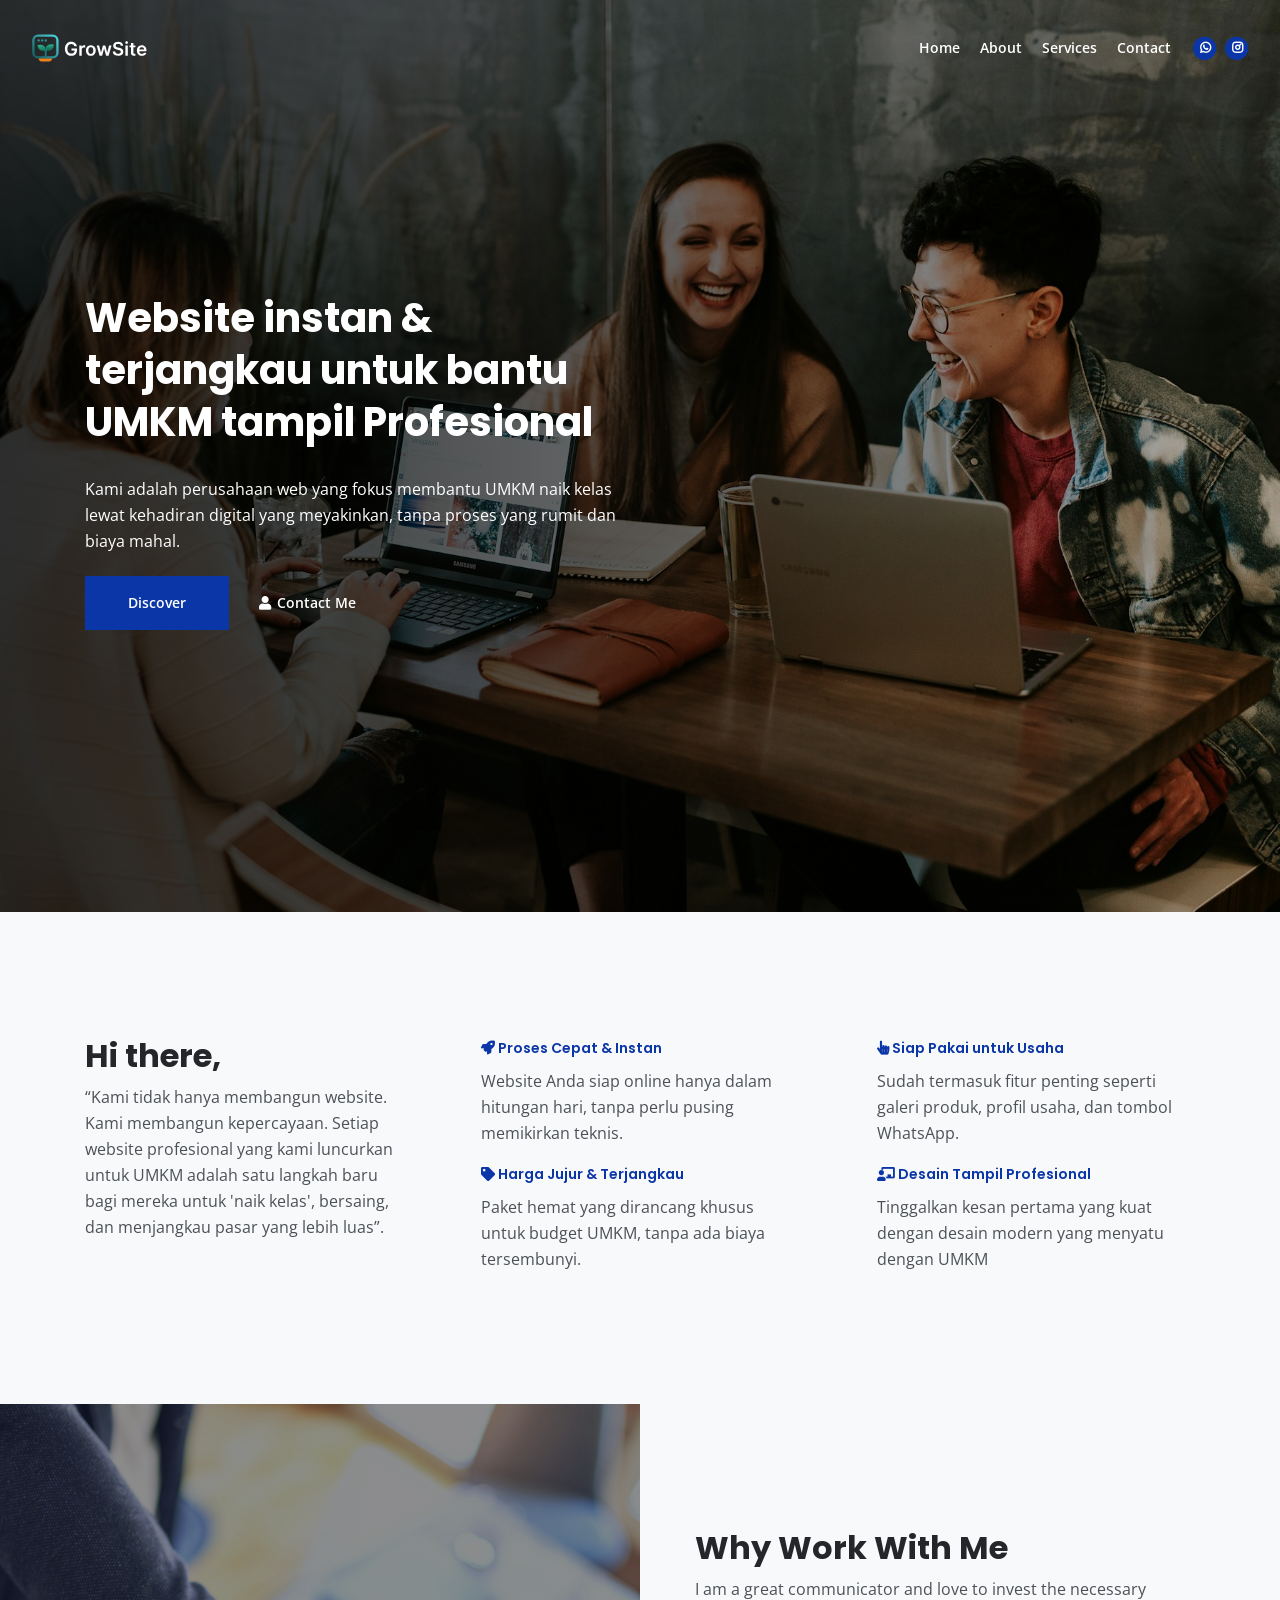
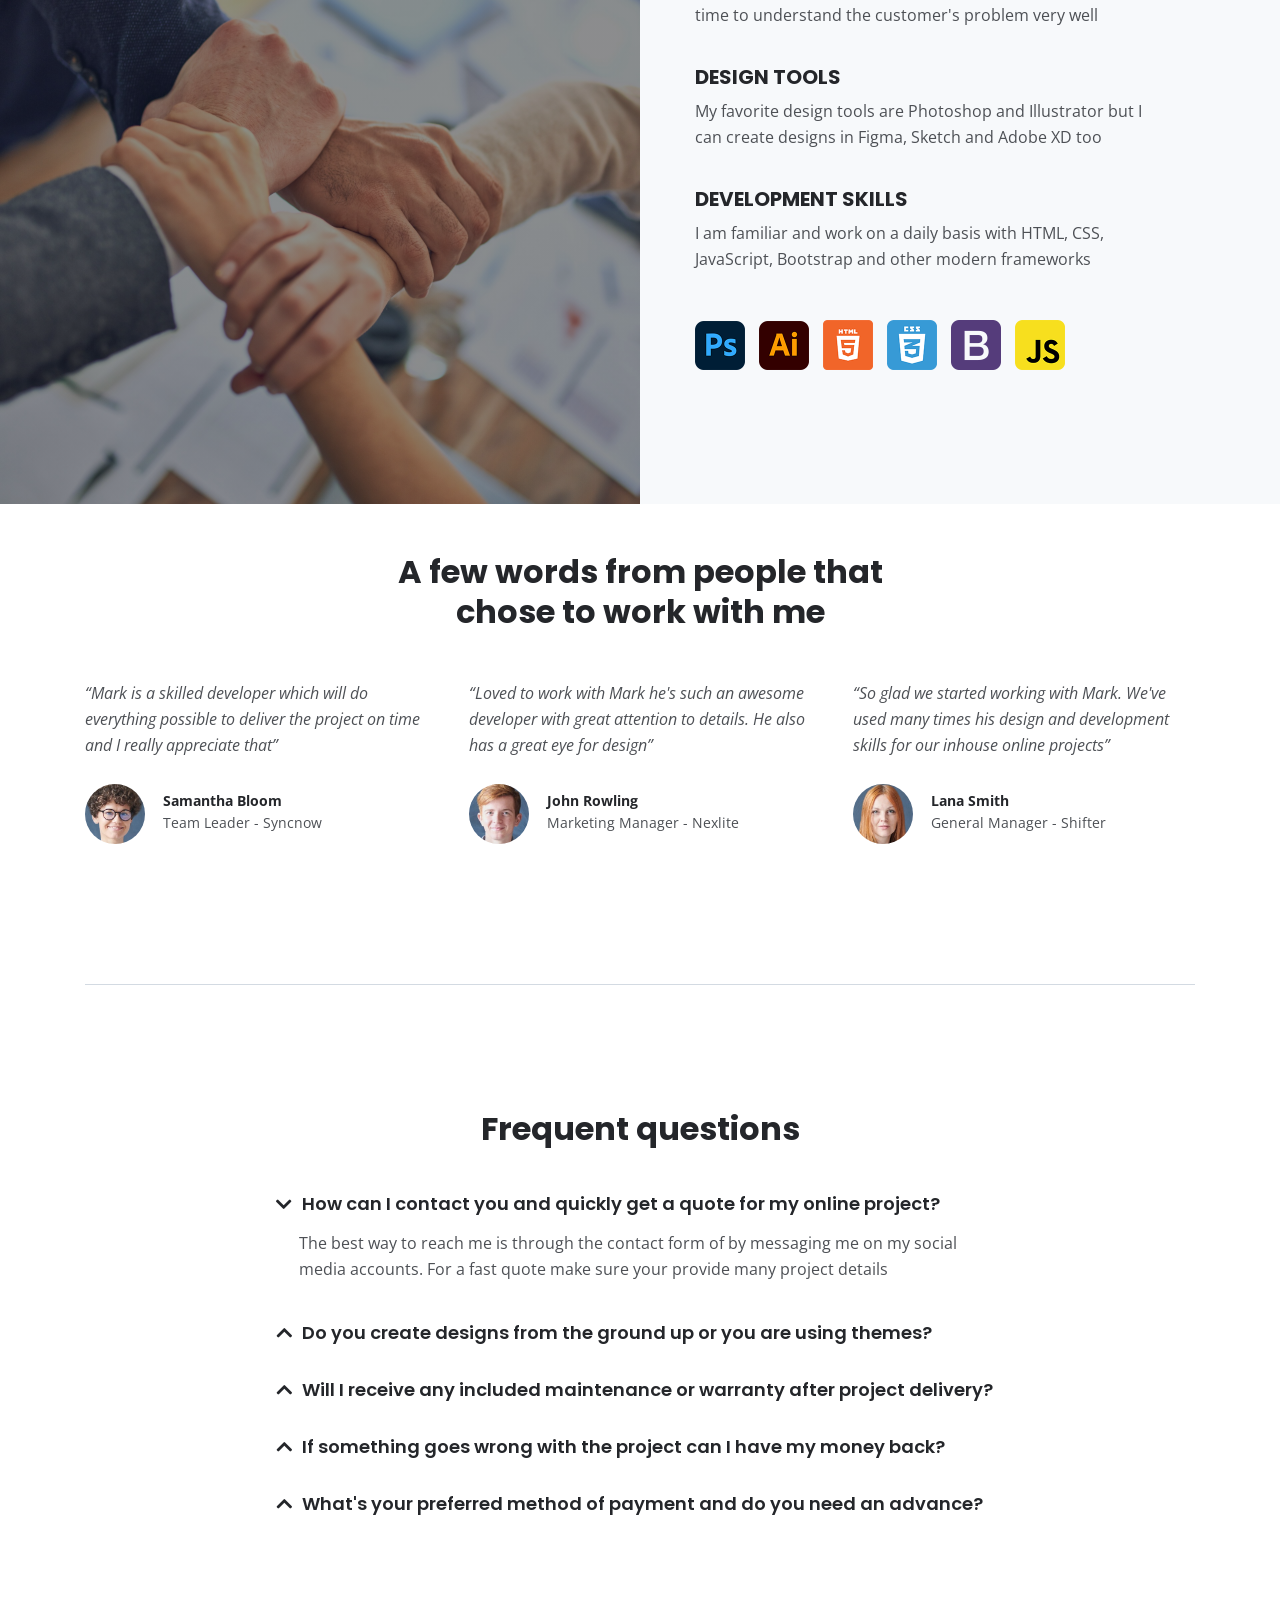
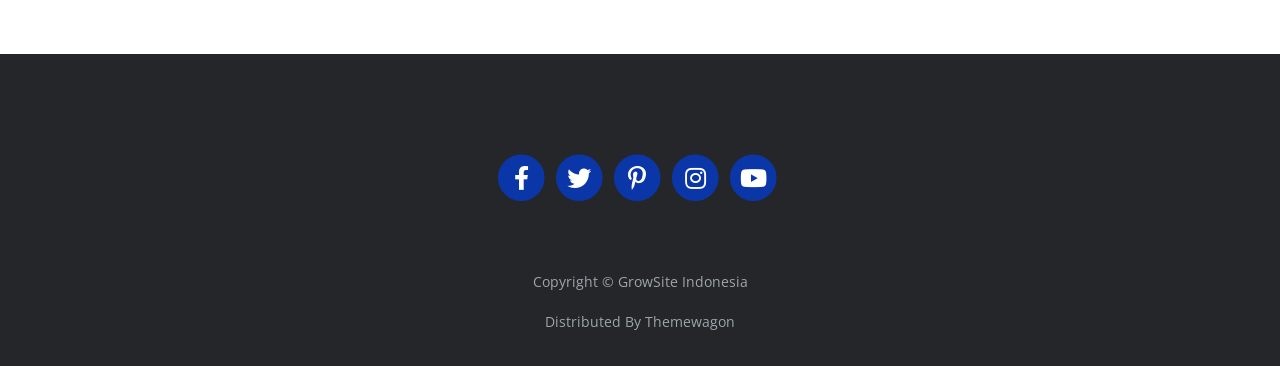
<file: index.html>
<!DOCTYPE html>
<html lang="en">
<head>
    <meta charset="utf-8">
    <meta name="viewport" content="width=device-width, initial-scale=1, shrink-to-fit=no">
    
    <!-- SEO Meta Tags -->
    <meta name="description" content="Your description">
    <meta name="author" content="Your name">

    <!-- OG Meta Tags to improve the way the post looks when you share the page on Facebook, Twitter, LinkedIn -->
	<meta property="og:site_name" content="" /> <!-- website name -->
	<meta property="og:site" content="" /> <!-- website link -->
	<meta property="og:title" content=""/> <!-- title shown in the actual shared post -->
	<meta property="og:description" content="" /> <!-- description shown in the actual shared post -->
	<meta property="og:image" content="" /> <!-- image link, make sure it's jpg -->
	<meta property="og:url" content="" /> <!-- where do you want your post to link to -->
	<meta name="twitter:card" content="summary_large_image"> <!-- to have large image post format in Twitter -->

    <!-- Webpage Title -->
    <title>Mark Webpage Title</title>
    
    <!-- Styles -->
    <link rel="preconnect" href="https://fonts.gstatic.com">
    <link href="https://fonts.googleapis.com/css2?family=Open+Sans:ital,wght@0,400;0,600;0,700;1,400&family=Poppins:wght@600&display=swap" rel="stylesheet">
    <link href="css/bootstrap.css" rel="stylesheet">
    <link href="css/fontawesome-all.css" rel="stylesheet">
	<link href="css/styles.css" rel="stylesheet">
	
	<!-- Favicon  -->
    <link rel="icon" href="images/Frame 6.png">
</head>
<body data-spy="scroll" data-target=".fixed-top">
    
    <!-- Navigation -->
    <nav class="navbar navbar-expand-lg fixed-top navbar-dark">
        <div class="container">
            
            <!-- Image Logo -->
            <a class="navbar-brand logo-image" href="index.html"><img src="images/Logoewewe.svg" alt="alternative"></a>  

            <!-- Text Logo - Use this if you don't have a graphic logo -->
            <!-- <a class="navbar-brand logo-text page-scroll" href="index.html">Mark</a> -->

            <button class="navbar-toggler p-0 border-0" type="button" data-toggle="offcanvas">
                <span class="navbar-toggler-icon"></span>
            </button>

            <div class="navbar-collapse offcanvas-collapse" id="navbarsExampleDefault">
                <ul class="navbar-nav ml-auto">
                    <li class="nav-item">
                        <a class="nav-link active" href="index.html">Home <span class="sr-only">(current)</span></a>
                    </li>
                    <li class="nav-item">
                        <a class="nav-link" href="about.html">About</a>
                    </li>
                    <li class="nav-item">
                        <a class="nav-link" href="services.html">Services</a>
                    </li>
                    <li class="nav-item">
                        <a class="nav-link" href="contact.html">Contact</a>
                    </li>
                </ul>
                <span class="nav-item social-icons">
                    <span class="fa-stack" onclick="openWaQR()" style="cursor:pointer;">
                        <i class="fas fa-circle fa-stack-2x"></i>
                        <i class="fab fa-whatsapp fa-stack-1x"></i>
                    </span>

                    <script>
                        function openWaQR() {
                            const qrUrl = 'https://wa.me/qr/7FIXNCLR2WM5O1';
                            const encoded = encodeURIComponent(qrUrl);

                            // Jika desktop → buka WhatsApp Web
                            // Jika mobile → buka API WhatsApp biasa
                            const isMobile = /Android|iPhone|iPad|iPod|Opera Mini|IEMobile/i.test(navigator.userAgent);
                            const openUrl = isMobile 
                                ? `https://api.whatsapp.com/send?text=${encoded}` 
                                : `https://web.whatsapp.com/send?text=${encoded}`;

                            window.open(openUrl, '_blank', 'noopener');
                        }
                    </script>

                    <span class="fa-stack">
                        <a href="#your-link">
                            <i class="fas fa-circle fa-stack-2x"></i>
                            <i class="fab fa-instagram fa-stack-1x"></i>
                        </a>
                    </span>
                </span>
            </div> <!-- end of navbar-collapse -->
        </div> <!-- end of container -->
    </nav> <!-- end of navbar -->
    <!-- end of navigation -->


    <!-- Header -->
    <header id="header" class="header">
        <div class="container">
            <div class="row">
                <div class="col-lg-6">
                    <div class="text-container">
                        <h1 class="h2-large">Website instan & terjangkau untuk bantu UMKM tampil Profesional</h1>
                        <p style="color: #ffffff;">Kami adalah perusahaan web yang fokus membantu UMKM naik kelas lewat kehadiran digital yang meyakinkan, tanpa proses yang rumit dan biaya mahal.</p>
                        <a class="btn-solid-lg page-scroll" href="#about">Discover</a>
                        <a class="btn-outline-lg page-scroll" href="contact.html"><i class="fas fa-user"></i>Contact Me</a>
                    </div> <!-- end of text-container -->
                </div> <!-- end of col -->
            </div> <!-- end of row -->
        </div> <!-- end of container -->
    </header> <!-- end of header -->
    <!-- end of header -->


    <!-- About-->
    <div id="about" class="basic-1 bg-gray">
        <div class="container">
            <div class="row">
                <div class="col-lg-4">
                    <div class="text-container first">
                        <h2>Hi there,</h2>
                        <p>“Kami tidak hanya membangun website. Kami membangun kepercayaan. Setiap website profesional yang kami luncurkan untuk UMKM adalah satu langkah baru bagi mereka untuk 'naik kelas', bersaing, dan menjangkau pasar yang lebih luas”.</p>
                    </div> <!-- end of text-container -->
                </div> <!-- end of col -->
                <div class="col-lg-4">
                    <div class="text-container second">
                        <div class="time">
                            <i class="fas fa-rocket"></i> Proses Cepat & Instan
                        </div>
                        <p>Website Anda siap online hanya dalam hitungan hari, tanpa perlu pusing memikirkan teknis.</p>
                        <div class="time">
                            <i class="fas fa-tag"></i> Harga Jujur & Terjangkau
                        </div>
                        <p>Paket hemat yang dirancang khusus untuk budget UMKM, tanpa ada biaya tersembunyi.</p>
                    </div> <!-- end of text-container -->
                </div> <!-- end of col -->
                <div class="col-lg-4">
                    <div class="text-container third">
                        <div class="time">
                            <i class="fas fa-hand-pointer"></i> Siap Pakai untuk Usaha
                        </div>
                        <p>Sudah termasuk fitur penting seperti galeri produk, profil usaha, dan tombol WhatsApp.</p>
                        <div class="time">
                            <i class="fas fa-chalkboard-teacher"></i> Desain Tampil Profesional
                        </div>
                        <p>Tinggalkan kesan pertama yang kuat dengan desain modern yang menyatu dengan UMKM</p>
                    </div> <!-- end of text-container -->
                </div> <!-- end of col -->
            </div> <!-- end of row -->
        </div> <!-- end of container -->
    </div> <!-- end of basic-1 -->
    <!-- end of about -->


    <!-- Details -->
	<div class="split">
		<div class="area-1">
		</div><!-- end of area-1 on same line and no space between comments to eliminate margin white space --><div class="area-2 bg-gray">
            <div class="container">    
                <div class="row">
                    <div class="col-lg-12">     
                        
                        <!-- Text Container -->
                        <div class="text-container">
                            <h2>Why Work With Me</h2>
                            <p>I am a great communicator and love to invest the necessary time to understand the customer's problem very well</p>
                            <h5>DESIGN TOOLS</h5>
                            <p>My favorite design tools are Photoshop and Illustrator but I can create designs in Figma, Sketch and Adobe XD too</p>
                            <h5>DEVELOPMENT SKILLS</h5>
                            <p>I am familiar and work on a daily basis with HTML, CSS, JavaScript, Bootstrap and other modern frameworks</p>
                            
                            <div class="icons-container">
                                <img src="images/details-icon-photoshop.png" alt="alternative">
                                <img src="images/details-icon-illustrator.png" alt="alternative">
                                <img src="images/details-icon-html.png" alt="alternative">
                                <img src="images/details-icon-css.png" alt="alternative">
                                <img src="images/details-icon-bootstrap.png" alt="alternative">
                                <img src="images/details-icon-javascript.png" alt="alternative">
                            </div> <!-- end of icons-container -->
                        </div> <!-- end of text-container -->
                        <!-- end of text container -->

                    </div> <!-- end of col -->
                </div> <!-- end of row -->
            </div> <!-- end of container -->
		</div> <!-- end of area-2 -->
    </div> <!-- end of split -->
    <!-- end of details -->



    <!-- Testimonials -->
    <div class="cards-1">
        <div class="container">
            <div class="row">
                <div class="col-lg-12">
                    <h2 class="h2-heading">A few words from people that chose to work with me</h2>
                </div> <!-- end of col -->
            </div> <!-- end of row -->
            <div class="row">
                <div class="col-lg-12">
                    
                    <!-- Card -->
                    <div class="card">
                        <div class="card-body">
                            <p class="testimonial-text">“Mark is a skilled developer which will do everything possible to deliver the project on time and I really appreciate that”</p>
                            <div class="details">
                                <img src="images/testimonial-1.jpg" alt="alternative">
                                <div class="text">
                                    <div class="testimonial-author">Samantha Bloom</div>
                                    <div class="occupation">Team Leader - Syncnow</div>
                                </div> <!-- end of text -->
                            </div> <!-- end of testimonial-details -->
                        </div>
                    </div>
                    <!-- end of card -->

                    <!-- Card -->
                    <div class="card">
                        <div class="card-body">
                            <p class="testimonial-text">“Loved to work with Mark he's such an awesome developer with great attention to details. He also has a great eye for design”</p>
                            <div class="details">
                                <img src="images/testimonial-2.jpg" alt="alternative">
                                <div class="text">
                                    <div class="testimonial-author">John Rowling</div>
                                    <div class="occupation">Marketing Manager - Nexlite</div>
                                </div> <!-- end of text -->
                            </div> <!-- end of testimonial-details -->
                        </div>
                    </div>
                    <!-- end of card -->

                    <!-- Card -->
                    <div class="card">
                        <div class="card-body">
                            <p class="testimonial-text">“So glad we started working with Mark. We've used many times his design and development skills for our inhouse online projects”</p>
                            <div class="details">
                                <img src="images/testimonial-3.jpg" alt="alternative">
                                <div class="text">
                                    <div class="testimonial-author">Lana Smith</div>
                                    <div class="occupation">General Manager - Shifter</div>
                                </div> <!-- end of text -->
                            </div> <!-- end of testimonial-details -->
                        </div>
                    </div>
                    <!-- end of card -->

                </div> <!-- end of col -->
            </div> <!-- end of row -->
        </div> <!-- end of container -->
    </div> <!-- end of cards-1 -->
    <!-- end of testimonials -->


    <!-- Section Divider -->
    <div class="container">
        <div class="row">
            <div class="col-lg-12">
                <hr class="section-divider">
            </div> <!-- end of col -->
        </div> <!-- end of row -->
    </div> <!-- end of container -->
    <!-- end of section divider -->


    <!-- Questions -->
    <div class="accordion-1">
        <div class="container">
            <div class="row">
                <div class="col-lg-12">
                    <h2 class="h2-heading">Frequent questions</h2>
                </div> <!-- end of col -->
            </div> <!-- end of row -->
            <div class="row">
                <div class="col-lg-12">

                    <div class="accordion" id="accordionExample">
                        <div class="card">
                            <div class="card-header" id="headingOne">
                                <button class="btn btn-link btn-block text-left" type="button" data-toggle="collapse" data-target="#collapseOne" aria-expanded="true" aria-controls="collapseOne">
                                    How can I contact you and quickly get a quote for my online project?
                                </button>
                            </div>
                            <div id="collapseOne" class="collapse show" aria-labelledby="headingOne" data-parent="#accordionExample">
                                <div class="card-body">
                                    The best way to reach me is through the contact form of by messaging me on my social media accounts. For a fast quote make sure your provide many project details
                                </div>
                            </div>
                        </div>
                        <div class="card">
                            <div class="card-header" id="headingTwo">
                                <button class="btn btn-link btn-block text-left collapsed" type="button" data-toggle="collapse" data-target="#collapseTwo" aria-expanded="false" aria-controls="collapseTwo">
                                    Do you create designs from the ground up or you are using themes?
                                </button>
                            </div>
                            <div id="collapseTwo" class="collapse" aria-labelledby="headingTwo" data-parent="#accordionExample">
                                <div class="card-body">
                                    The best way to reach me is through the contact form of by messaging me on my social media accounts. For a fast quote make sure your provide many project details
                                </div>
                            </div>
                        </div>
                        <div class="card">
                            <div class="card-header" id="headingThree">
                                <button class="btn btn-link btn-block text-left collapsed" type="button" data-toggle="collapse" data-target="#collapseThree" aria-expanded="false" aria-controls="collapseThree">
                                    Will I receive any included maintenance or warranty after project delivery?
                                </button>
                            </div>
                            <div id="collapseThree" class="collapse" aria-labelledby="headingThree" data-parent="#accordionExample">
                                <div class="card-body">
                                    The best way to reach me is through the contact form of by messaging me on my social media accounts. For a fast quote make sure your provide many project details
                                </div>
                            </div>
                        </div>
                        <div class="card">
                            <div class="card-header" id="headingFour">
                                <button class="btn btn-link btn-block text-left collapsed" type="button" data-toggle="collapse" data-target="#collapseFour" aria-expanded="false" aria-controls="collapseFour">
                                    If something goes wrong with the project can I have my money back?
                                </button>
                            </div>
                            <div id="collapseFour" class="collapse" aria-labelledby="headingFour" data-parent="#accordionExample">
                                <div class="card-body">
                                    The best way to reach me is through the contact form of by messaging me on my social media accounts. For a fast quote make sure your provide many project details
                                </div>
                            </div>
                        </div>
                        <div class="card">
                            <div class="card-header" id="headingFive">
                                <button class="btn btn-link btn-block text-left collapsed" type="button" data-toggle="collapse" data-target="#collapseFive" aria-expanded="false" aria-controls="collapseFive">
                                    What's your preferred method of payment and do you need an advance?
                                </button>
                            </div>
                            <div id="collapseFive" class="collapse" aria-labelledby="headingFive" data-parent="#accordionExample">
                                <div class="card-body">
                                    The best way to reach me is through the contact form of by messaging me on my social media accounts. For a fast quote make sure your provide many project details
                                </div>
                            </div>
                        </div>
                    </div> <!-- end of accordion -->

                </div> <!-- end of col -->
            </div> <!-- end of row -->
        </div> <!-- end of container -->
    </div> <!-- end of accordion-1 -->
    <!-- end of questions -->


    <!-- Footer -->
    <div class="footer bg-gray">
        <div class="container">
            <div class="row">
                <div class="col-lg-12">
                    <div class="social-container">
                        <span class="fa-stack">
                            <a href="#your-link">
                                <i class="fas fa-circle fa-stack-2x"></i>
                                <i class="fab fa-facebook-f fa-stack-1x"></i>
                            </a>
                        </span>
                        <span class="fa-stack">
                            <a href="#your-link">
                                <i class="fas fa-circle fa-stack-2x"></i>
                                <i class="fab fa-twitter fa-stack-1x"></i>
                            </a>
                        </span>
                        <span class="fa-stack">
                            <a href="#your-link">
                                <i class="fas fa-circle fa-stack-2x"></i>
                                <i class="fab fa-pinterest-p fa-stack-1x"></i>
                            </a>
                        </span>
                        <span class="fa-stack">
                            <a href="#your-link">
                                <i class="fas fa-circle fa-stack-2x"></i>
                                <i class="fab fa-instagram fa-stack-1x"></i>
                            </a>
                        </span>
                        <span class="fa-stack">
                            <a href="#your-link">
                                <i class="fas fa-circle fa-stack-2x"></i>
                                <i class="fab fa-youtube fa-stack-1x"></i>
                            </a>
                        </span>
                    </div> <!-- end of social-container -->
                </div> <!-- end of col -->
            </div> <!-- end of row -->
        </div> <!-- end of container -->
    </div> <!-- end of footer -->  
    <!-- end of footer -->


    <!-- Copyright -->
    <div class="copyright bg-gray">
        <div class="container">
            <div class="row">
                <div class="col-lg-12">
                    <p class="p-small">Copyright © <a class="no-line" href="#your-link">GrowSite Indonesia</a></p>
                </div> <!-- end of col -->
            </div> <!-- enf of row -->
        </div> <!-- end of container -->

        <div class="container">
            <div class="row">
                <div class="col-lg-12">
                    <p class="p-small">Distributed By <a class="no-line" href="https://themewagon.com/">Themewagon</a></p>
                </div> <!-- end of col -->
            </div> <!-- enf of row -->
        </div> <!-- end of container -->
        
    </div> <!-- end of copyright --> 
    <!-- end of copyright -->
    
    	
    <!-- Scripts -->
    <script src="js/jquery.min.js"></script> <!-- jQuery for Bootstrap's JavaScript plugins -->
    <script src="js/bootstrap.min.js"></script> <!-- Bootstrap framework -->
    <script src="js/jquery.easing.min.js"></script> <!-- jQuery Easing for smooth scrolling between anchors -->
    <script src="js/scripts.js"></script> <!-- Custom scripts -->
</body>
</html>
</file>
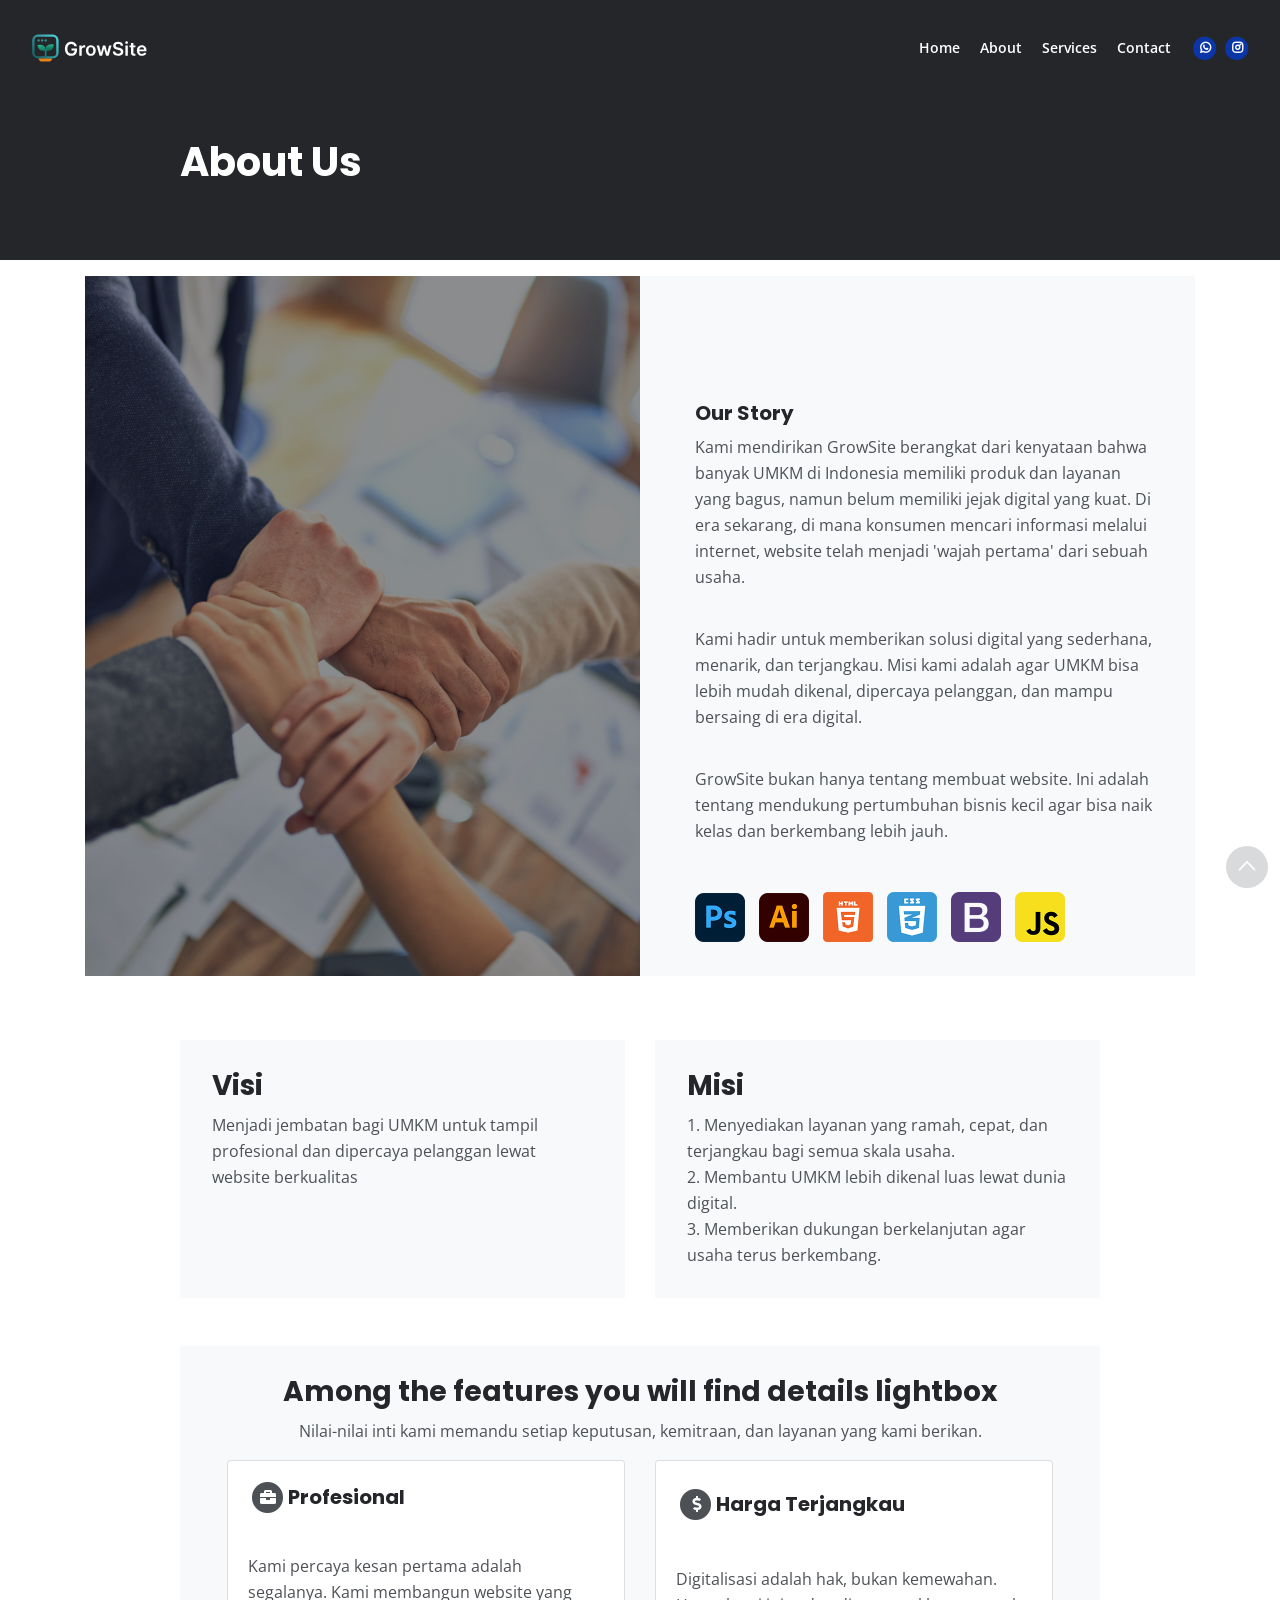
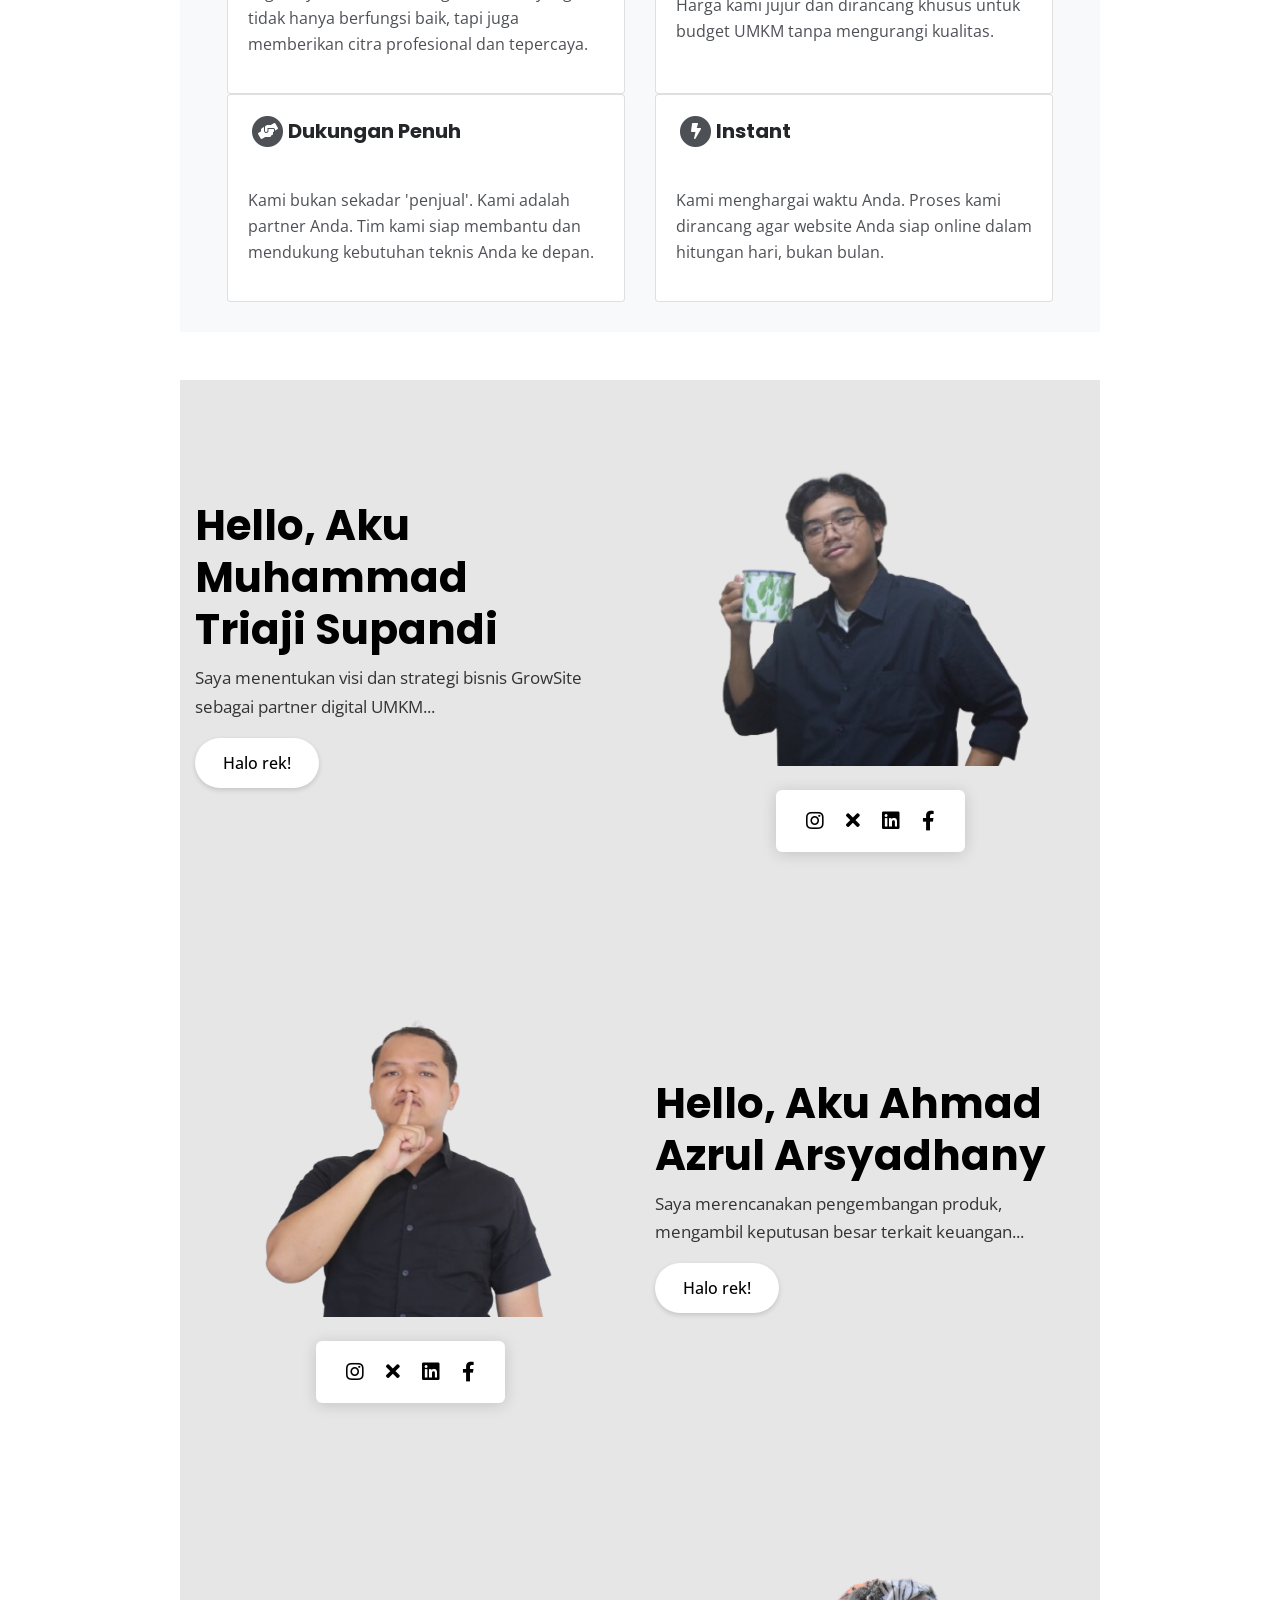
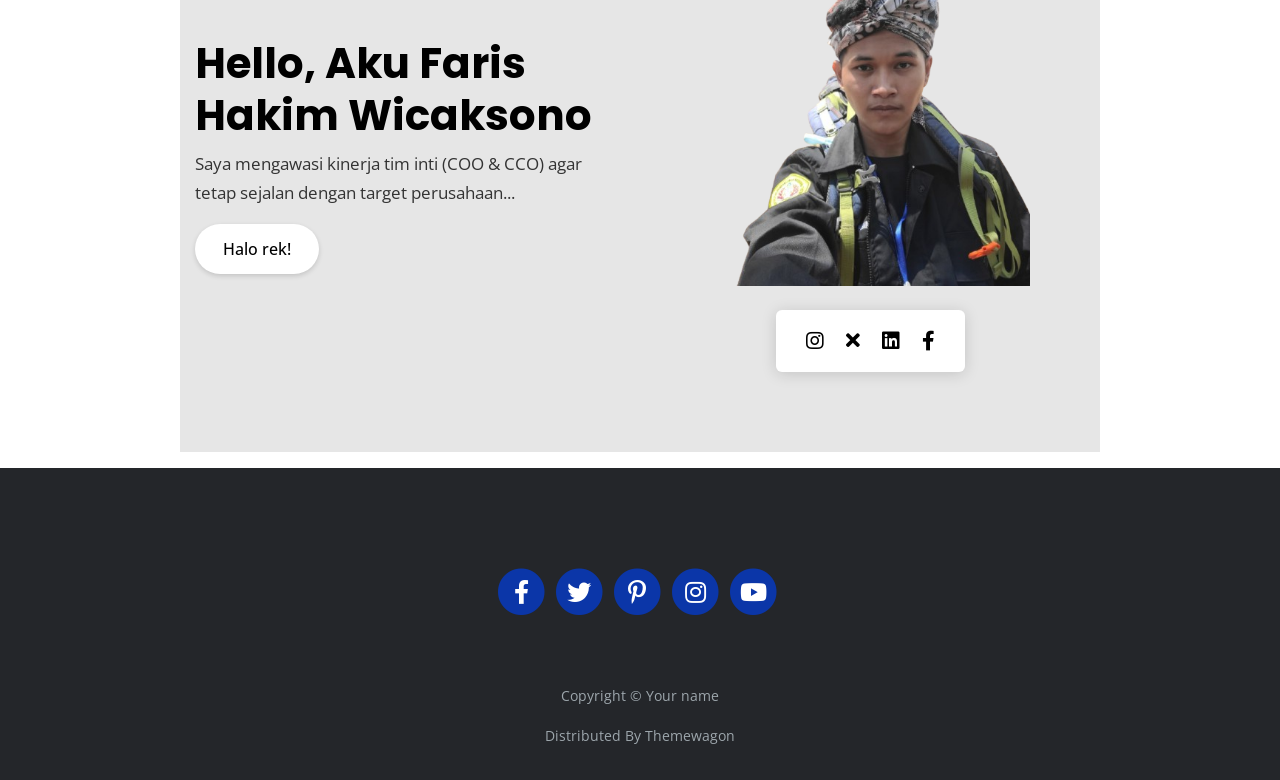
<file: about.html>
<!DOCTYPE html>
<html lang="en">
<head>
    <meta charset="utf-8">
    <meta name="viewport" content="width=device-width, initial-scale=1, shrink-to-fit=no">
    
    <!-- SEO Meta Tags -->
    <meta name="description" content="Your description">
    <meta name="author" content="Your name">

    <!-- OG Meta Tags to improve the way the post looks when you share the page on Facebook, Twitter, LinkedIn -->
	<meta property="og:site_name" content="" /> <!-- website name -->
	<meta property="og:site" content="" /> <!-- website link -->
	<meta property="og:title" content=""/> <!-- title shown in the actual shared post -->
	<meta property="og:description" content="" /> <!-- description shown in the actual shared post -->
	<meta property="og:image" content="" /> <!-- image link, make sure it's jpg -->
	<meta property="og:url" content="" /> <!-- where do you want your post to link to -->
	<meta name="twitter:card" content="summary_large_image"> <!-- to have large image post format in Twitter -->

    <!-- Webpage Title -->
    <title>Privacy Policy - Mark</title>
    
    <!-- Styles -->
    <link rel="preconnect" href="https://fonts.gstatic.com">
    <link href="https://fonts.googleapis.com/css2?family=Open+Sans:ital,wght@0,400;0,600;0,700;1,400&family=Poppins:wght@600&display=swap" rel="stylesheet">
    <link href="css/bootstrap.css" rel="stylesheet">
    <link href="css/fontawesome-all.css" rel="stylesheet">
	<link href="css/styles.css" rel="stylesheet">
	
	<!-- Favicon  -->
    <link rel="icon" href="images/Frame 6.png">
</head>
<body data-spy="scroll" data-target=".fixed-top">
    
    <!-- Navigation -->
    <nav class="navbar navbar-expand-lg fixed-top navbar-dark">
        <div class="container">
            
            <!-- Image Logo -->
            <a class="navbar-brand logo-image" href="index.html"><img src="images/Logoewewe.svg" alt="alternative"></a>  

            <!-- Text Logo - Use this if you don't have a graphic logo -->
            <!-- <a class="navbar-brand logo-text page-scroll" href="index.html">Mark</a> -->

            <button class="navbar-toggler p-0 border-0" type="button" data-toggle="offcanvas">
                <span class="navbar-toggler-icon"></span>
            </button>

            <div class="navbar-collapse offcanvas-collapse" id="navbarsExampleDefault">
                <ul class="navbar-nav ml-auto">
                    <li class="nav-item">
                        <a class="nav-link" href="index.html">Home <span class="sr-only">(current)</span></a>
                    </li>
                    <li class="nav-item">
                        <a class="nav-link active" href="about.html">About</a>
                    </li>
                    <li class="nav-item">
                        <a class="nav-link" href="services.html">Services</a>
                    </li>
                    <li class="nav-item">
                        <a class="nav-link" href="contact.html">Contact</a>
                    </li>
                </ul>
                <span class="nav-item social-icons">

                    <!-- WhatsApp -->
                    <span class="fa-stack" onclick="openWaQR()" style="cursor:pointer;">
                        <i class="fas fa-circle fa-stack-2x"></i>
                        <i class="fab fa-whatsapp fa-stack-1x"></i>
                    </span>

                    <script>
                        function openWaQR() {
                            const phone = "6285784878200"; // nomor kamu tanpa + dan tanpa spasi
                            const message = "Halo, saya ingin bertanya..."; // pesan opsional

                            const encodedMessage = encodeURIComponent(message);
                            const isMobile = /Android|iPhone|iPad|iPod|Opera Mini|IEMobile/i.test(navigator.userAgent);

                            // Mobile → langsung ke aplikasi WhatsApp
                            if (isMobile) {
                                window.open(`https://api.whatsapp.com/send?phone=${phone}&text=${encodedMessage}`, 
                                            '_blank', 
                                            'noopener');
                            } 
                            // Desktop → WhatsApp Web
                            else {
                                window.open(`https://web.whatsapp.com/send?phone=${phone}&text=${encodedMessage}`, 
                                            '_blank', 
                                            'noopener');
                            }
                        }
                    </script>

                    <!-- Instagram -->
                    <span class="fa-stack">
                        <a href="https://instagram.com/GrowSiteSurabaya" target="_blank">
                            <i class="fas fa-circle fa-stack-2x"></i>
                            <i class="fab fa-instagram fa-stack-1x"></i>
                        </a>
                    </span>
                </span>
            </div> <!-- end of navbar-collapse -->
        </div> <!-- end of container -->
    </nav> <!-- end of navbar -->
    <!-- end of navigation -->


    <!-- Header -->
    <header class="ex-header">
        <div class="container">
            <div class="row">
                <div class="col-xl-10 offset-xl-1">
                    <h1>About Us</h1>
                </div> <!-- end of col -->
            </div> <!-- end of row -->
        </div> <!-- end of container -->
    </header> <!-- end of ex-header -->
    <!-- end of header -->

    <!-- Details -->
    <div class="ex-basic-1 pt-3 pb-5">
    <div class="container">
	<div class="split">
		<div class="area-1">
		</div><!-- end of area-1 on same line and no space between comments to eliminate margin white space --><div class="area-2 bg-gray">
            <div class="container">    
                <div class="row">
                    <div class="col-lg-12">     
                        
                        <!-- Text Container -->
                        <div class="text-container">
                            <h5>Our Story</h5>
                            <p>Kami mendirikan GrowSite berangkat dari kenyataan bahwa banyak UMKM di Indonesia memiliki produk dan layanan yang bagus, namun belum memiliki jejak digital yang kuat. Di era sekarang, di mana konsumen mencari informasi melalui internet, website telah menjadi 'wajah pertama' dari sebuah usaha.</p>
                            <p>Kami hadir untuk memberikan solusi digital yang sederhana, menarik, dan terjangkau. Misi kami adalah agar UMKM bisa lebih mudah dikenal, dipercaya pelanggan, dan mampu bersaing di era digital.</p>
                            <p>GrowSite bukan hanya tentang membuat website. Ini adalah tentang mendukung pertumbuhan bisnis kecil agar bisa naik kelas dan berkembang lebih jauh.</p>
                            
                            <div class="icons-container">
                                <img src="images/details-icon-photoshop.png" alt="alternative">
                                <img src="images/details-icon-illustrator.png" alt="alternative">
                                <img src="images/details-icon-html.png" alt="alternative">
                                <img src="images/details-icon-css.png" alt="alternative">
                                <img src="images/details-icon-bootstrap.png" alt="alternative">
                                <img src="images/details-icon-javascript.png" alt="alternative">
                            </div> <!-- end of icons-container -->
                        </div> <!-- end of text-container -->
                        <!-- end of text container -->

                    </div> <!-- end of col -->
                </div> <!-- end of row -->
            </div> <!-- end of container -->
		</div> <!-- end of area-2 -->
    </div> <!-- end of split -->
    </div>
    </div>
    <!-- end of details -->

    <!-- Basic -->
    <div class="ex-basic-1 pt-3 pb-3">
        <div class="container">
            <div class="row">
                <div class="col-xl-10 offset-xl-1">
                    <div class="row mb-5">
                        <!-- Text Box 1 -->
                        <div class="col-md-6">
                            <div class="text-box h-100">
                                <h3>Visi</h3>
                                <p>
                                    Menjadi jembatan bagi UMKM untuk tampil profesional dan dipercaya pelanggan lewat website berkualitas
                                </p>
                            </div>
                        </div>

                        <!-- Text Box 2 -->
                        <div class="col-md-6">
                            <div class="text-box h-100">
                                <h3>Misi</h3>
                                <p>
                                    1. Menyediakan layanan yang ramah, cepat, dan terjangkau bagi semua skala usaha.<br>
                                    2. Membantu UMKM lebih dikenal luas lewat dunia digital.<br>
                                    3. Memberikan dukungan berkelanjutan agar usaha terus berkembang.<br>
                                </p>
                            </div>
                        </div>
                    </div>

                    <div class="text-box mb-5">
                        <h3 style="text-align: center;">Among the features you will find details lightbox</h3>
                        <p style="text-align: center;">Nilai-nilai inti kami memandu setiap keputusan, kemitraan, dan layanan yang kami berikan.</p>
                        <div class="container my-3">
                            <div class="row g-4">

                                <!-- Card 1 -->
                                <div class="col-md-6">
                                    <div class="card h-100">
                                        <div class="card-body d-flex align-items-center">
                                            
                                            <span class="fa-stack me-3">
                                                <i class="fas fa-circle fa-stack-2x"></i>
                                                <i class="fas fa-briefcase fa-stack-1x text-white"></i>
                                            </span>

                                            <h5 class="mb-0">Profesional</h5>
                                            
                                        </div>
                                        <div class="card-body"
                                        <p class="card-text">Kami percaya kesan pertama adalah segalanya. Kami membangun website yang tidak hanya berfungsi baik, tapi juga memberikan citra profesional dan tepercaya.</p>
                                        </div>
                                    </div>
                                </div>

                                <!-- Card 2 -->
                                <div class="col-md-6">
                                    <div class="card h-100">
                                        <div class="card-body d-flex align-items-center">
                                            
                                            <span class="fa-stack me-3">
                                                <i class="fas fa-circle fa-stack-2x"></i>
                                                <i class="fas fa-dollar-sign fa-stack-1x text-white"></i>
                                            </span>

                                            <h5 class="mb-0">Harga Terjangkau</h5>
                                            
                                        </div>
                                        <div class="card-body"
                                        <p class="card-text">Digitalisasi adalah hak, bukan kemewahan. Harga kami jujur dan dirancang khusus untuk budget UMKM tanpa mengurangi kualitas.</p>
                                        </div>
                                    </div>
                                </div>

                                <!-- Card 3 -->
                                <div class="col-md-6">
                                    <div class="card h-100">
                                        <div class="card-body d-flex align-items-center">
                                            
                                            <span class="fa-stack me-3">
                                                <i class="fas fa-circle fa-stack-2x"></i>
                                                <i class="fas fa-hands-helping fa-stack-1x text-white"></i>
                                            </span>

                                            <h5 class="mb-0">Dukungan Penuh</h5>
                                            
                                        </div>
                                        <div class="card-body"
                                        <p class="card-text">Kami bukan sekadar 'penjual'. Kami adalah partner Anda. Tim kami siap membantu dan mendukung kebutuhan teknis Anda ke depan.</p>
                                        </div>
                                    </div>
                                </div>

                                <!-- Card 4 -->
                                <div class="col-md-6">
                                    <div class="card h-100">
                                        <div class="card-body d-flex align-items-center">
                                            
                                            <span class="fa-stack me-3">
                                                <i class="fas fa-circle fa-stack-2x"></i>
                                                <i class="fas fa-bolt fa-stack-1x text-white"></i>
                                            </span>

                                            <h5 class="mb-0">Instant</h5>
                                            
                                        </div>
                                        <div class="card-body"
                                        <p class="card-text">Kami menghargai waktu Anda. Proses kami dirancang agar website Anda siap online dalam hitungan hari, bukan bulan.</p>
                                        </div>
                                    </div>
                                </div>

                            </div>
                        </div>
                    </div> <!-- end of text-box -->
                    
                    <!-- our team section -->
                    <section class="hero-section">
                        <div class="container">
                            <div class="row align-items-center">

                                <!-- TEXT -->
                                <div class="col-lg-6 mb-4">
                                    <h1 class="hero-title">Hello, Aku Muhammad<br>Triaji Supandi</h1>
                                    <p class="hero-desc">
                                        Saya menentukan visi dan strategi bisnis GrowSite sebagai partner digital UMKM...
                                    </p>
                                    <a href="#" class="btn-hero">Halo rek!</a>
                                </div>

                                <!-- IMAGE RIGHT -->
                                <div class="col-lg-6 text-center">
                                    <img src="images/aji.png" class="hero-img mb-4" alt="">
                                    <div class="social-box d-flex justify-content-center align-items-center social-gap mx-auto">
                                        <a href="#"><i class="fab fa-instagram"></i></a>
                                        <a href="#"><i class="fas fa-times"></i></a>
                                        <a href="#"><i class="fab fa-linkedin"></i></a>
                                        <a href="#"><i class="fab fa-facebook-f"></i></a>
                                    </div>
                                </div>

                            </div>
                        </div>
                    </section>

                    <section class="hero-section">
                        <div class="container">
                            <div class="row align-items-center flex-row-reverse">

                                <!-- TEXT -->
                                <div class="col-lg-6 mb-4">
                                    <h1 class="hero-title">Hello, Aku Ahmad<br>Azrul Arsyadhany</h1></h1>
                                    <p class="hero-desc">
                                        Saya merencanakan pengembangan produk, mengambil keputusan besar terkait keuangan...
                                    </p>
                                    <a href="#" class="btn-hero">Halo rek!</a>
                                </div>

                                <!-- IMAGE LEFT -->
                                <div class="col-lg-6 text-center">
                                    <img src="images/azrul1.png" class="hero-img mb-4" alt="">
                                    <div class="social-box d-flex justify-content-center align-items-center social-gap mx-auto">
                                        <a href="#"><i class="fab fa-instagram"></i></a>
                                        <a href="#"><i class="fas fa-times"></i></a>
                                        <a href="#"><i class="fab fa-linkedin"></i></a>
                                        <a href="#"><i class="fab fa-facebook-f"></i></a>
                                    </div>
                                </div>

                            </div>
                        </div>
                    </section>

                    <section class="hero-section">
                        <div class="container">
                            <div class="row align-items-center">

                                <!-- TEXT -->
                                <div class="col-lg-6 mb-4">
                                    <h1 class="hero-title">Hello, Aku Faris<br>Hakim Wicaksono</h1></h1>
                                    <p class="hero-desc">
                                        Saya mengawasi kinerja tim inti (COO & CCO) agar tetap sejalan dengan target perusahaan...
                                    </p>
                                    <a href="#" class="btn-hero">Halo rek!</a>
                                </div>

                                <!-- IMAGE RIGHT -->
                                <div class="col-lg-6 text-center">
                                    <img src="images/faris1.png" class="hero-img mb-4" alt="">
                                    <div class="social-box d-flex justify-content-center align-items-center social-gap mx-auto">
                                        <a href="#"><i class="fab fa-instagram"></i></a>
                                        <a href="#"><i class="fas fa-times"></i></a>
                                        <a href="#"><i class="fab fa-linkedin"></i></a>
                                        <a href="#"><i class="fab fa-facebook-f"></i></a>
                                    </div>
                                </div>

                            </div>
                        </div>
                    </section>
                    
                </div> <!-- end of col -->
            </div> <!-- end of row -->
        </div> <!-- end of container -->
    </div> <!-- end of ex-basic-1 -->
    <!-- end of basic -->


    <!-- Footer -->
    <div class="footer bg-gray">
        <div class="container">
            <div class="row">
                <div class="col-lg-12">
                    <div class="social-container">
                        <span class="fa-stack">
                            <a href="#your-link">
                                <i class="fas fa-circle fa-stack-2x"></i>
                                <i class="fab fa-facebook-f fa-stack-1x"></i>
                            </a>
                        </span>
                        <span class="fa-stack">
                            <a href="#your-link">
                                <i class="fas fa-circle fa-stack-2x"></i>
                                <i class="fab fa-twitter fa-stack-1x"></i>
                            </a>
                        </span>
                        <span class="fa-stack">
                            <a href="#your-link">
                                <i class="fas fa-circle fa-stack-2x"></i>
                                <i class="fab fa-pinterest-p fa-stack-1x"></i>
                            </a>
                        </span>
                        <span class="fa-stack">
                            <a href="#your-link">
                                <i class="fas fa-circle fa-stack-2x"></i>
                                <i class="fab fa-instagram fa-stack-1x"></i>
                            </a>
                        </span>
                        <span class="fa-stack">
                            <a href="#your-link">
                                <i class="fas fa-circle fa-stack-2x"></i>
                                <i class="fab fa-youtube fa-stack-1x"></i>
                            </a>
                        </span>
                    </div> <!-- end of social-container -->
                </div> <!-- end of col -->
            </div> <!-- end of row -->
        </div> <!-- end of container -->
    </div> <!-- end of footer -->  
    <!-- end of footer -->


    <!-- Copyright -->
    <div class="copyright bg-gray">
        <div class="container">
            <div class="row">
                <div class="col-lg-12">
                    <p class="p-small">Copyright © <a class="no-line" href="#your-link">Your name</a></p>
                </div> <!-- end of col -->
            </div> <!-- enf of row -->
        </div> <!-- end of container -->

        <div class="container">
            <div class="row">
                <div class="col-lg-12">
                    <p class="p-small">Distributed By <a class="no-line" href="https://themewagon.com/">Themewagon</a></p>
                </div> <!-- end of col -->
            </div> <!-- enf of row -->
        </div> <!-- end of container -->
    </div> <!-- end of copyright --> 
    <!-- end of copyright -->
    
    	
    <!-- Scripts -->
    <script src="js/jquery.min.js"></script> <!-- jQuery for Bootstrap's JavaScript plugins -->
    <script src="js/bootstrap.min.js"></script> <!-- Bootstrap framework -->
    <script src="js/jquery.easing.min.js"></script> <!-- jQuery Easing for smooth scrolling between anchors -->
    <script src="js/scripts.js"></script> <!-- Custom scripts -->
</body>
</html>
</file>
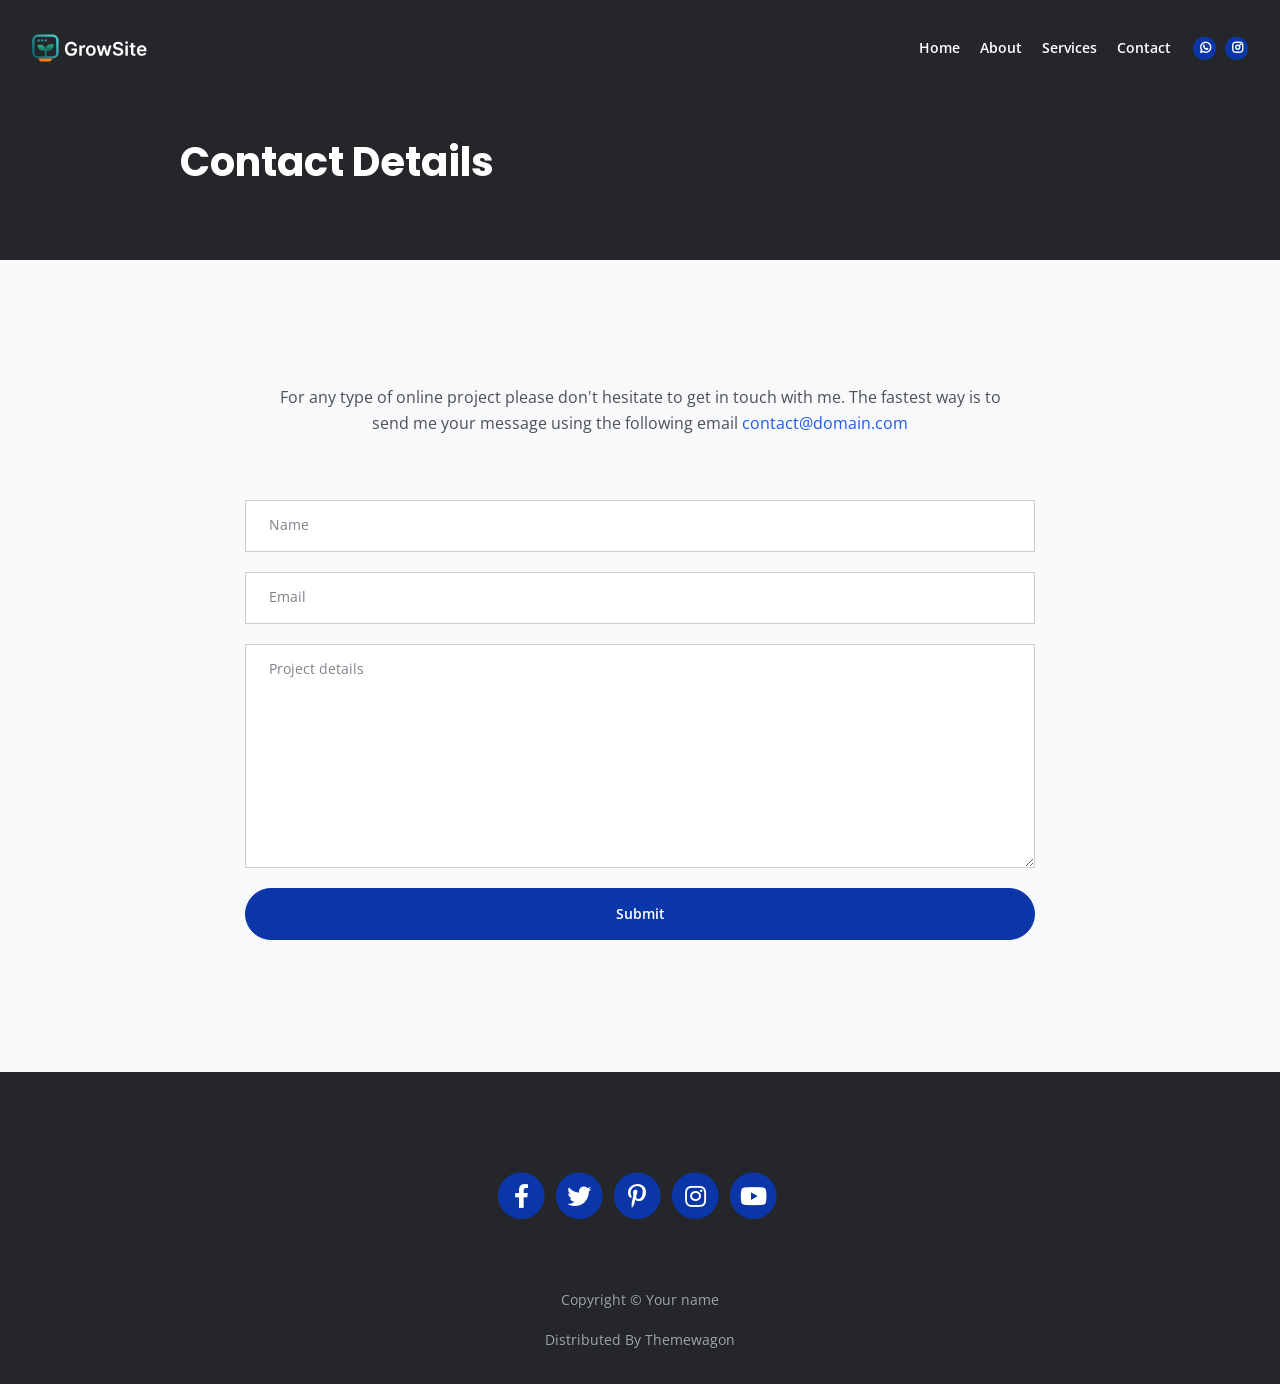
<file: contact.html>
<!DOCTYPE html>
<html lang="en">
<head>
    <meta charset="utf-8">
    <meta name="viewport" content="width=device-width, initial-scale=1, shrink-to-fit=no">
    
    <!-- SEO Meta Tags -->
    <meta name="description" content="Your description">
    <meta name="author" content="Your name">

    <!-- OG Meta Tags to improve the way the post looks when you share the page on Facebook, Twitter, LinkedIn -->
	<meta property="og:site_name" content="" /> <!-- website name -->
	<meta property="og:site" content="" /> <!-- website link -->
	<meta property="og:title" content=""/> <!-- title shown in the actual shared post -->
	<meta property="og:description" content="" /> <!-- description shown in the actual shared post -->
	<meta property="og:image" content="" /> <!-- image link, make sure it's jpg -->
	<meta property="og:url" content="" /> <!-- where do you want your post to link to -->
	<meta name="twitter:card" content="summary_large_image"> <!-- to have large image post format in Twitter -->

    <!-- Webpage Title -->
    <title>Terms & Conditions - Mark</title>
    
    <!-- Styles -->
    <link rel="preconnect" href="https://fonts.gstatic.com">
    <link href="https://fonts.googleapis.com/css2?family=Open+Sans:ital,wght@0,400;0,600;0,700;1,400&family=Poppins:wght@600&display=swap" rel="stylesheet">
    <link href="css/bootstrap.css" rel="stylesheet">
    <link href="css/fontawesome-all.css" rel="stylesheet">
	<link href="css/styles.css" rel="stylesheet">
	
	<!-- Favicon  -->
    <link rel="icon" href="images/Frame 6.png">
</head>
<body data-spy="scroll" data-target=".fixed-top">
    
    <!-- Navigation -->
    <nav class="navbar navbar-expand-lg fixed-top navbar-dark">
        <div class="container">
            
            <!-- Image Logo -->
            <a class="navbar-brand logo-image" href="index.html"><img src="images/Logoewewe.svg" alt="alternative"></a>  

            <!-- Text Logo - Use this if you don't have a graphic logo -->
            <!-- <a class="navbar-brand logo-text page-scroll" href="index.html">Mark</a> -->

            <button class="navbar-toggler p-0 border-0" type="button" data-toggle="offcanvas">
                <span class="navbar-toggler-icon"></span>
            </button>

            <div class="navbar-collapse offcanvas-collapse" id="navbarsExampleDefault">
                <ul class="navbar-nav ml-auto">
                    <li class="nav-item">
                        <a class="nav-link" href="index.html">Home <span class="sr-only">(current)</span></a>
                    </li>
                    <li class="nav-item">
                        <a class="nav-link" href="about.html">About</a>
                    </li>
                    <li class="nav-item">
                        <a class="nav-link" href="services.html">Services</a>
                    </li>
                    <li class="nav-item">
                        <a class="nav-link active" href="contact.html">Contact</a>
                    </li>
                </ul>
                <span class="nav-item social-icons">
                    <span class="fa-stack" onclick="openWaQR()" style="cursor:pointer;">
                        <i class="fas fa-circle fa-stack-2x"></i>
                        <i class="fab fa-whatsapp fa-stack-1x"></i>
                    </span>

                    <script>
                        function openWaQR() {
                            const qrUrl = 'https://wa.me/qr/7FIXNCLR2WM5O1';
                            const encoded = encodeURIComponent(qrUrl);

                            // Jika desktop → buka WhatsApp Web
                            // Jika mobile → buka API WhatsApp biasa
                            const isMobile = /Android|iPhone|iPad|iPod|Opera Mini|IEMobile/i.test(navigator.userAgent);
                            const openUrl = isMobile 
                                ? `https://api.whatsapp.com/send?text=${encoded}` 
                                : `https://web.whatsapp.com/send?text=${encoded}`;

                            window.open(openUrl, '_blank', 'noopener');
                        }
                    </script>

                    <span class="fa-stack">
                        <a href="#your-link">
                            <i class="fas fa-circle fa-stack-2x"></i>
                            <i class="fab fa-instagram fa-stack-1x"></i>
                        </a>
                    </span>
                </span>
            </div> <!-- end of navbar-collapse -->
        </div> <!-- end of container -->
    </nav> <!-- end of navbar -->
    <!-- end of navigation -->


    <!-- Header -->
    <header class="ex-header">
        <div class="container">
            <div class="row">
                <div class="col-xl-10 offset-xl-1">
                    <h1>Contact Details</h1>
                </div> <!-- end of col -->
            </div> <!-- end of row -->
        </div> <!-- end of container -->
    </header> <!-- end of ex-header -->
    <!-- end of header -->

    <!-- Contact -->
    <div id="contact" class="form-1 bg-gray">
        <div class="container">
            <div class="row">
                <div class="col-lg-12">
                    <p class="p-heading">For any type of online project please don't hesitate to get in touch with me. The fastest way is to send me your message using the following email <a class="blue no-line" href="#your-link">contact@domain.com</a></p>
                </div> <!-- end of col -->
            </div> <!-- end of row -->
            <div class="row">
                <div class="col-lg-12">
                    
                    <!-- Contact Form -->
                    <form id="contactForm">
                        <div class="form-group">
                            <input type="text" class="form-control-input" id="cname" required>
                            <label class="label-control" for="cname">Name</label>
                        </div>
                        <div class="form-group">
                            <input type="email" class="form-control-input" id="cemail" required>
                            <label class="label-control" for="cemail">Email</label>
                        </div>
                        <div class="form-group">
                            <textarea class="form-control-textarea" id="cmessage" required></textarea>
                            <label class="label-control" for="cmessage">Project details</label>
                        </div>
                        <div class="form-group">
                            <button type="submit" class="form-control-submit-button">Submit</button>
                        </div>
                    </form>
                    <!-- end of contact form -->

                </div> <!-- end of col -->
            </div> <!-- end of row -->
        </div> <!-- end of container -->
    </div> <!-- end of form-1 -->  
    <!-- end of contact -->

    <!-- Footer -->
    <div class="footer bg-gray">
        <div class="container">
            <div class="row">
                <div class="col-lg-12">
                    <div class="social-container">
                        <span class="fa-stack">
                            <a href="#your-link">
                                <i class="fas fa-circle fa-stack-2x"></i>
                                <i class="fab fa-facebook-f fa-stack-1x"></i>
                            </a>
                        </span>
                        <span class="fa-stack">
                            <a href="#your-link">
                                <i class="fas fa-circle fa-stack-2x"></i>
                                <i class="fab fa-twitter fa-stack-1x"></i>
                            </a>
                        </span>
                        <span class="fa-stack">
                            <a href="#your-link">
                                <i class="fas fa-circle fa-stack-2x"></i>
                                <i class="fab fa-pinterest-p fa-stack-1x"></i>
                            </a>
                        </span>
                        <span class="fa-stack">
                            <a href="#your-link">
                                <i class="fas fa-circle fa-stack-2x"></i>
                                <i class="fab fa-instagram fa-stack-1x"></i>
                            </a>
                        </span>
                        <span class="fa-stack">
                            <a href="#your-link">
                                <i class="fas fa-circle fa-stack-2x"></i>
                                <i class="fab fa-youtube fa-stack-1x"></i>
                            </a>
                        </span>
                    </div> <!-- end of social-container -->
                </div> <!-- end of col -->
            </div> <!-- end of row -->
        </div> <!-- end of container -->
    </div> <!-- end of footer -->  
    <!-- end of footer -->


    <!-- Copyright -->
    <div class="copyright bg-gray">
        <div class="container">
            <div class="row">
                <div class="col-lg-12">
                    <p class="p-small">Copyright © <a class="no-line" href="#your-link">Your name</a></p>
                </div> <!-- end of col -->
            </div> <!-- enf of row -->
        </div> <!-- end of container -->

        <div class="container">
            <div class="row">
                <div class="col-lg-12">
                    <p class="p-small">Distributed By <a class="no-line" href="https://themewagon.com/">Themewagon</a></p>
                </div> <!-- end of col -->
            </div> <!-- enf of row -->
        </div> <!-- end of container -->
    </div> <!-- end of copyright --> 
    <!-- end of copyright -->
    
    	
    <!-- Scripts -->
    <script src="js/jquery.min.js"></script> <!-- jQuery for Bootstrap's JavaScript plugins -->
    <script src="js/bootstrap.min.js"></script> <!-- Bootstrap framework -->
    <script src="js/jquery.easing.min.js"></script> <!-- jQuery Easing for smooth scrolling between anchors -->
    <script src="js/scripts.js"></script> <!-- Custom scripts -->
</body>
</html>
</file>
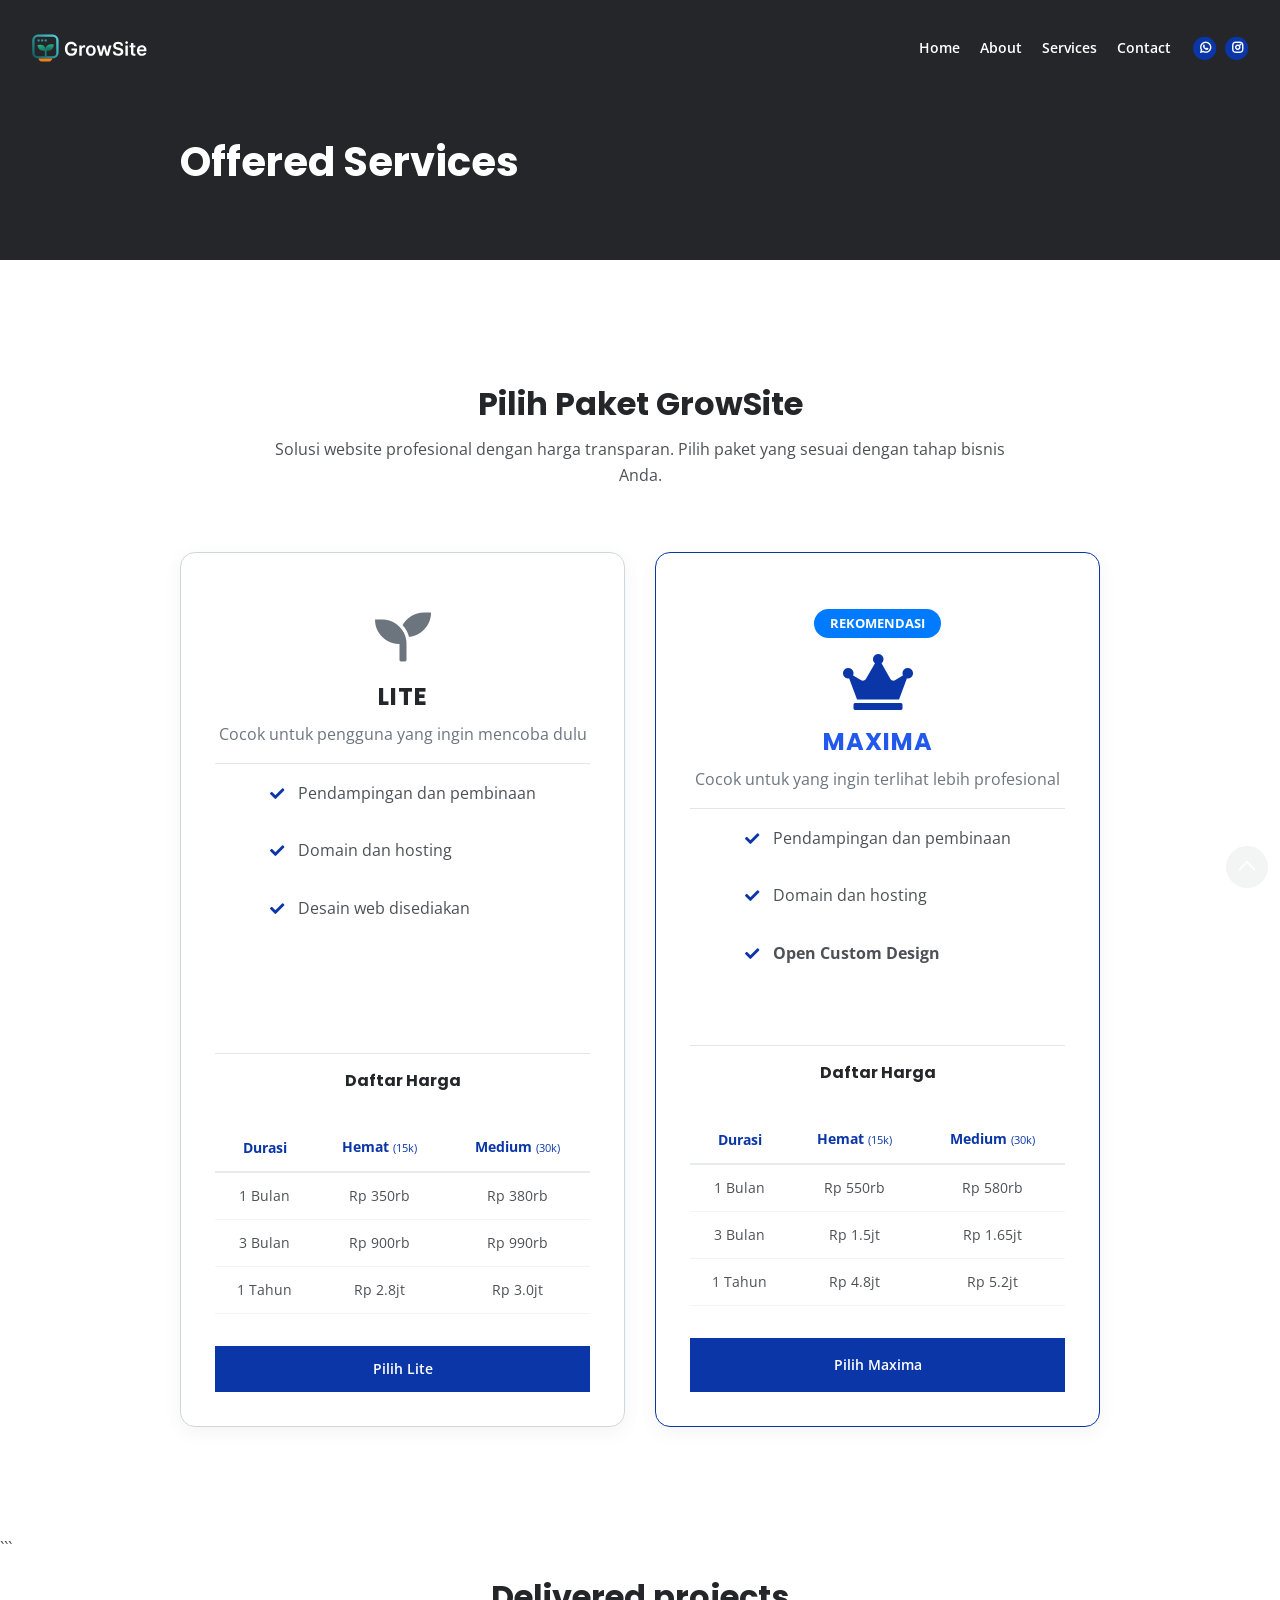
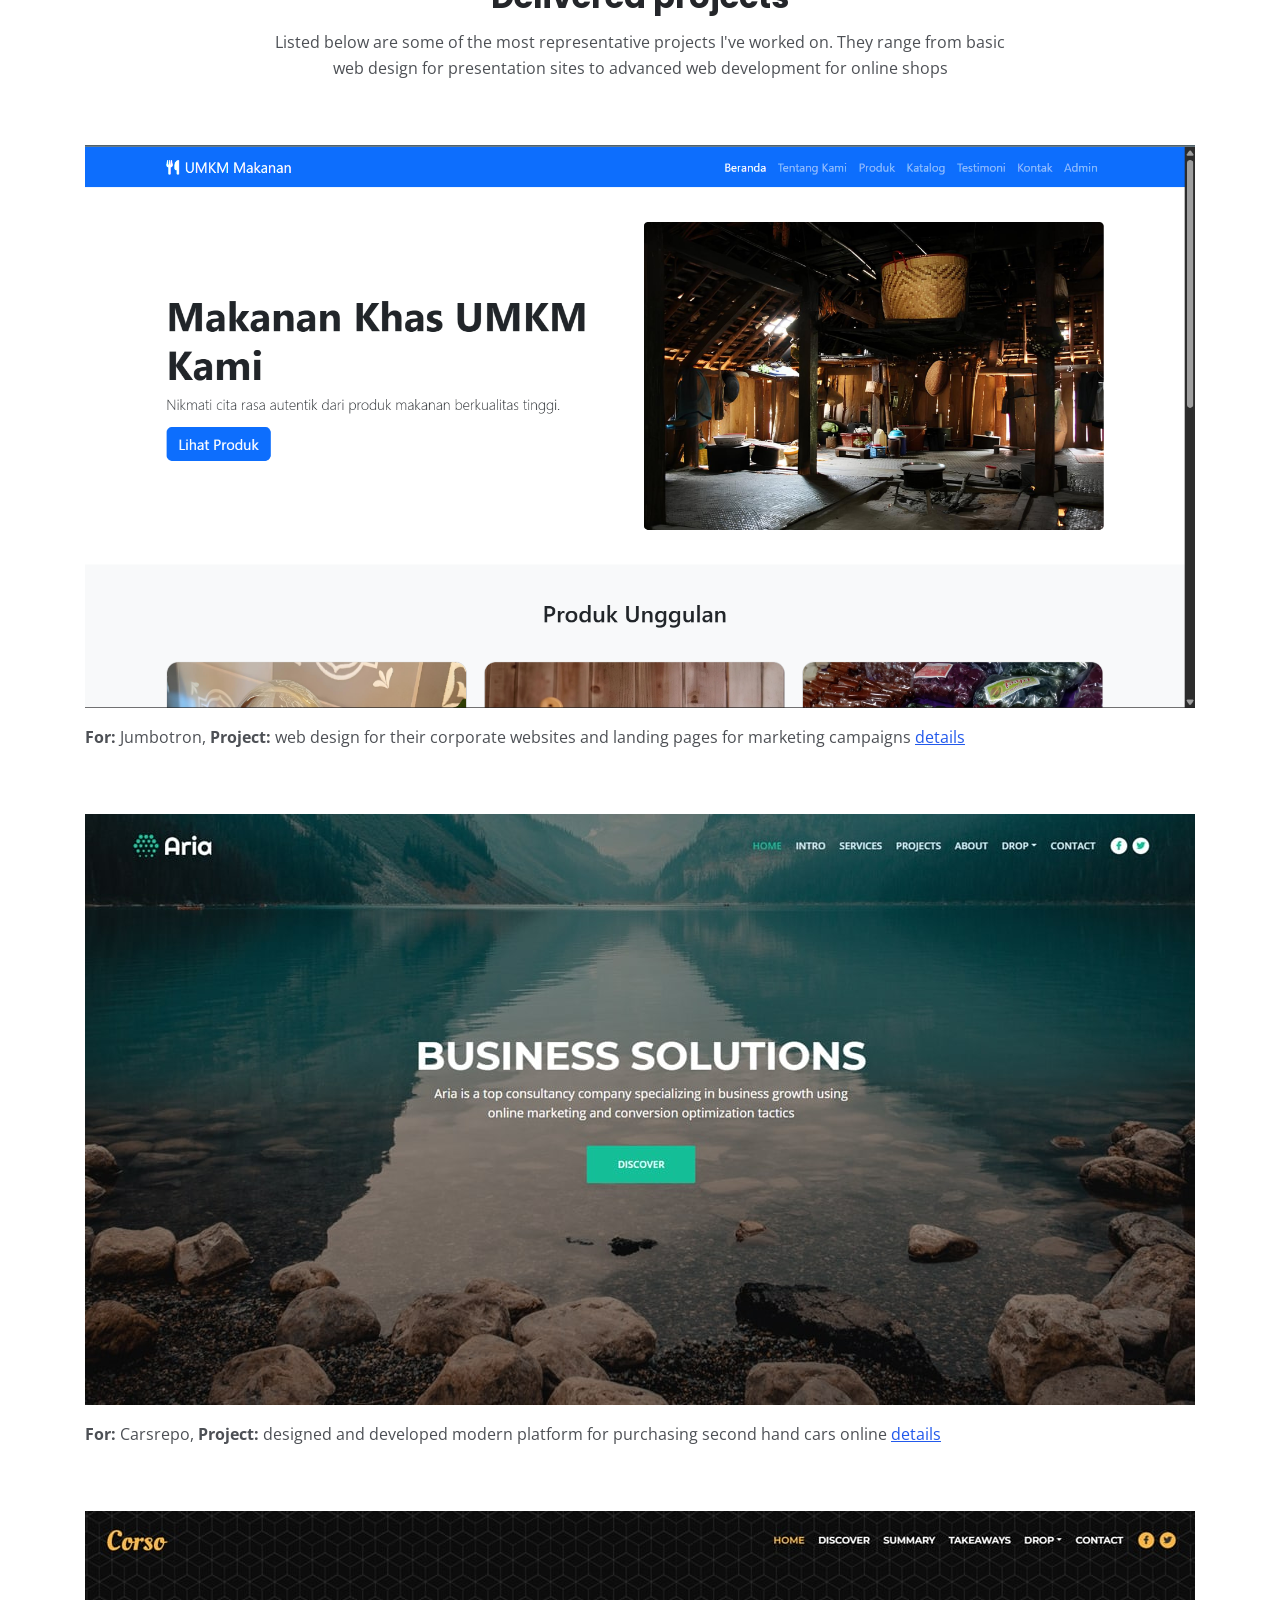
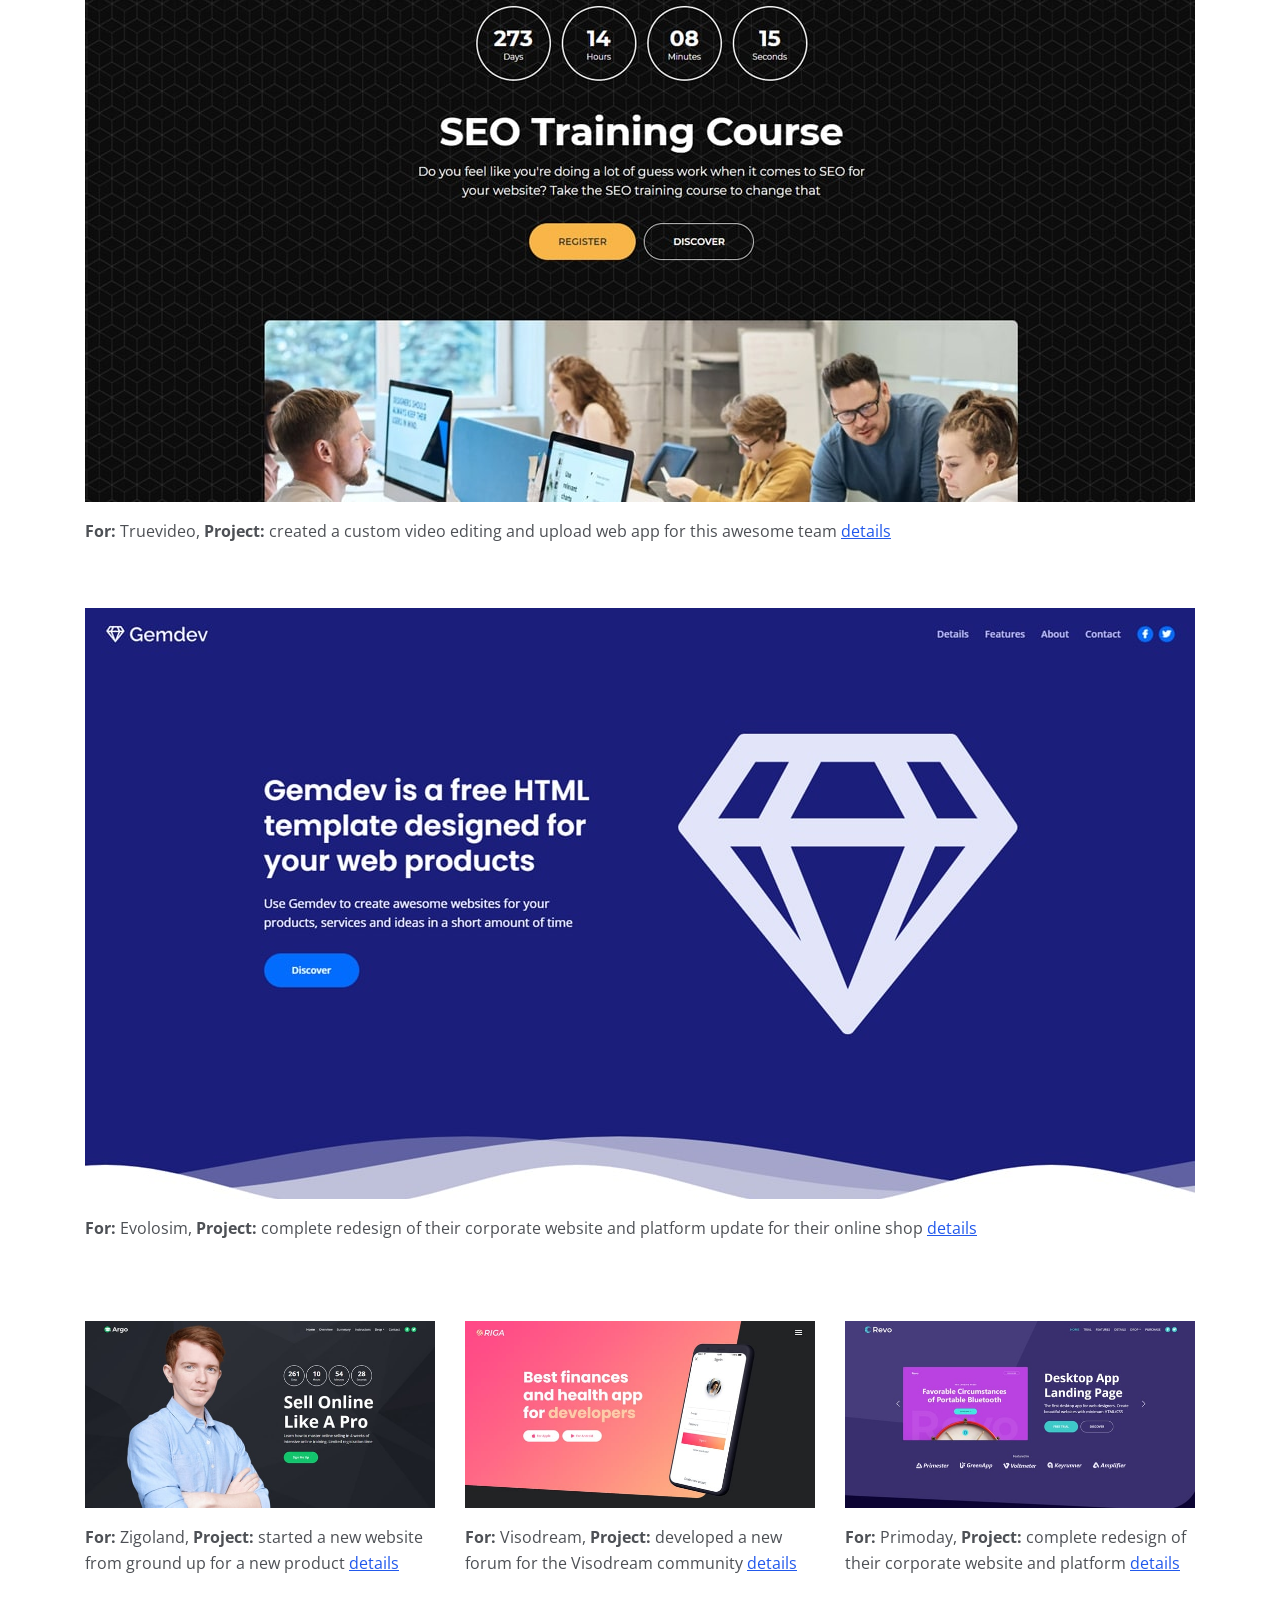
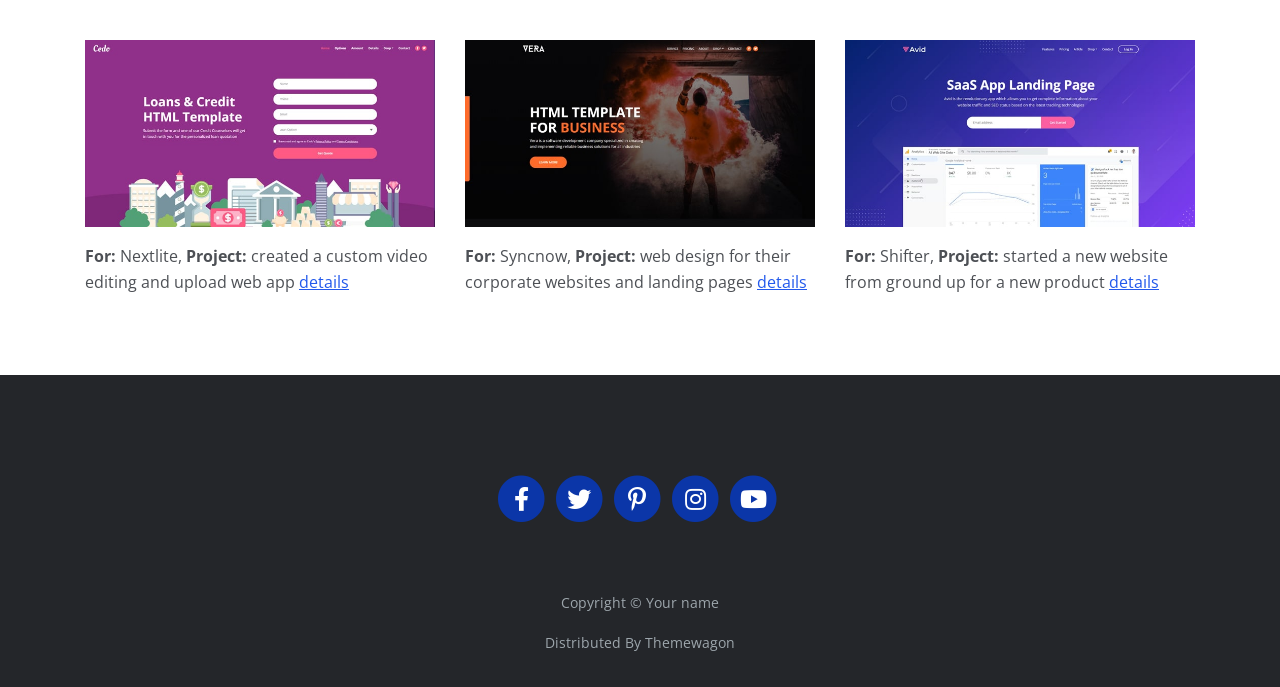
<file: services.html>
<!DOCTYPE html>
<html lang="en">
  <head>
    <meta charset="utf-8" />
    <meta
      name="viewport"
      content="width=device-width, initial-scale=1, shrink-to-fit=no"
    />

    <!-- SEO Meta Tags -->
    <meta name="description" content="Your description" />
    <meta name="author" content="Your name" />

    <!-- OG Meta Tags to improve the way the post looks when you share the page on Facebook, Twitter, LinkedIn -->
    <meta property="og:site_name" content="" />
    <!-- website name -->
    <meta property="og:site" content="" />
    <!-- website link -->
    <meta property="og:title" content="" />
    <!-- title shown in the actual shared post -->
    <meta property="og:description" content="" />
    <!-- description shown in the actual shared post -->
    <meta property="og:image" content="" />
    <!-- image link, make sure it's jpg -->
    <meta property="og:url" content="" />
    <!-- where do you want your post to link to -->
    <meta name="twitter:card" content="summary_large_image" />
    <!-- to have large image post format in Twitter -->

    <!-- Webpage Title -->
    <title>Project Details - Mark</title>

    <!-- Styles -->
    <link rel="preconnect" href="https://fonts.gstatic.com" />
    <link
      href="https://fonts.googleapis.com/css2?family=Open+Sans:ital,wght@0,400;0,600;0,700;1,400&family=Poppins:wght@600&display=swap"
      rel="stylesheet"
    />
    <link href="css/bootstrap.css" rel="stylesheet" />
    <link href="css/fontawesome-all.css" rel="stylesheet" />
    <link href="css/styles.css" rel="stylesheet" />

    <!-- Favicon  -->
    <link rel="icon" href="images/Frame 6.png" />
  </head>
  <body data-spy="scroll" data-target=".fixed-top">
    <!-- Navigation -->
    <nav class="navbar navbar-expand-lg fixed-top navbar-dark">
      <div class="container">
        <!-- Image Logo -->
        <a class="navbar-brand logo-image" href="index.html"
          ><img src="images/Logoewewe.svg" alt="alternative"
        /></a>

        <!-- Text Logo - Use this if you don't have a graphic logo -->
        <!-- <a class="navbar-brand logo-text page-scroll" href="index.html">Mark</a> -->

        <button
          class="navbar-toggler p-0 border-0"
          type="button"
          data-toggle="offcanvas"
        >
          <span class="navbar-toggler-icon"></span>
        </button>

        <div
          class="navbar-collapse offcanvas-collapse"
          id="navbarsExampleDefault"
        >
          <ul class="navbar-nav ml-auto">
            <li class="nav-item">
              <a class="nav-link" href="index.html"
                >Home <span class="sr-only">(current)</span></a
              >
            </li>
            <li class="nav-item">
              <a class="nav-link" href="about.html">About</a>
            </li>
            <li class="nav-item">
              <a class="nav-link active" href="services.html">Services</a>
            </li>
            <li class="nav-item">
              <a class="nav-link" href="contact.html">Contact</a>
            </li>
          </ul>
          <span class="nav-item social-icons">
            <span class="fa-stack" onclick="openWaQR()" style="cursor: pointer">
              <i class="fas fa-circle fa-stack-2x"></i>
              <i class="fab fa-whatsapp fa-stack-1x"></i>
            </span>

            <script>
              function openWaQR() {
                const qrUrl = "https://wa.me/qr/7FIXNCLR2WM5O1";
                const encoded = encodeURIComponent(qrUrl);

                // Jika desktop → buka WhatsApp Web
                // Jika mobile → buka API WhatsApp biasa
                const isMobile =
                  /Android|iPhone|iPad|iPod|Opera Mini|IEMobile/i.test(
                    navigator.userAgent
                  );
                const openUrl = isMobile
                  ? `https://api.whatsapp.com/send?text=${encoded}`
                  : `https://web.whatsapp.com/send?text=${encoded}`;

                window.open(openUrl, "_blank", "noopener");
              }
            </script>

            <span class="fa-stack">
              <a href="#your-link">
                <i class="fas fa-circle fa-stack-2x"></i>
                <i class="fab fa-instagram fa-stack-1x"></i>
              </a>
            </span>
          </span>
        </div>
        <!-- end of navbar-collapse -->
      </div>
      <!-- end of container -->
    </nav>
    <!-- end of navbar -->
    <!-- end of navigation -->

    <!-- Header -->
    <header class="ex-header">
      <div class="container">
        <div class="row">
          <div class="col-xl-10 offset-xl-1">
            <h1>Offered Services</h1>
          </div>
          <!-- end of col -->
        </div>
        <!-- end of row -->
      </div>
      <!-- end of container -->
    </header>
    <!-- end of ex-header -->
    <!-- end of header -->

    <!-- Services -->
    <div id="services" class="basic-2">
      <div class="container">
        <div class="row">
          <div class="col-lg-12">
            <h2 class="h2-heading">Pilih Paket GrowSite</h2>
            <p class="p-heading">
              Solusi website profesional dengan harga transparan. Pilih paket
              yang sesuai dengan tahap bisnis Anda.
            </p>
          </div>
        </div>
        <div class="row justify-content-center">
          <div class="col-md-6 col-lg-5 mb-4">
            <div
              class="text-box text-center pricing-box lite-box h-100 d-flex flex-column"
            >
              <div>
                <i class="fas fa-seedling fa-3x mb-3 text-muted"></i>
                <h4>LITE</h4>
                <p class="text-muted">
                  Cocok untuk pengguna yang ingin mencoba dulu
                </p>
                <hr />
                <ul class="list-unstyled li-space-lg text-left d-inline-block">
                  <li>
                    <i class="fas fa-check blue"></i> Pendampingan dan pembinaan
                  </li>
                  <li><i class="fas fa-check blue"></i> Domain dan hosting</li>
                  <li>
                    <i class="fas fa-check blue"></i> Desain web disediakan
                  </li>
                </ul>
              </div>

              <div class="mt-auto">
                <hr />
                <h6 class="mb-3">Daftar Harga</h6>
                <div class="table-responsive">
                  <table class="table table-sm table-borderless price-table">
                    <thead>
                      <tr>
                        <th>Durasi</th>
                        <th>Hemat <small>(15k)</small></th>
                        <th>Medium <small>(30k)</small></th>
                      </tr>
                    </thead>
                    <tbody>
                      <tr>
                        <td>1 Bulan</td>
                        <td>Rp 350rb</td>
                        <td>Rp 380rb</td>
                      </tr>
                      <tr>
                        <td>3 Bulan</td>
                        <td>Rp 900rb</td>
                        <td>Rp 990rb</td>
                      </tr>
                      <tr class="highlight-row">
                        <td>1 Tahun</td>
                        <td>Rp 2.8jt</td>
                        <td>Rp 3.0jt</td>
                      </tr>
                    </tbody>
                  </table>
                </div>
                <a
                  class="btn-solid-reg page-scroll mt-3 w-100"
                  href="contact.html"
                  >Pilih Lite</a
                >
              </div>
            </div>
          </div>

          <div class="col-md-6 col-lg-5 mb-4">
            <div
              class="text-box text-center pricing-box maxima-box h-100 d-flex flex-column"
            >
              <div>
                <div
                  class="badge badge-primary mb-3 p-2 px-3"
                  style="font-size: 0.8rem; border-radius: 20px"
                >
                  REKOMENDASI
                </div>
                <br />
                <i class="fas fa-crown fa-3x mb-3 blue"></i>
                <h4 class="blue">MAXIMA</h4>
                <p class="text-muted">
                  Cocok untuk yang ingin terlihat lebih profesional
                </p>
                <hr />
                <ul class="list-unstyled li-space-lg text-left d-inline-block">
                  <li>
                    <i class="fas fa-check blue"></i> Pendampingan dan pembinaan
                  </li>
                  <li><i class="fas fa-check blue"></i> Domain dan hosting</li>
                  <li>
                    <i class="fas fa-check blue"></i>
                    <strong>Open Custom Design</strong>
                  </li>
                </ul>
              </div>

              <div class="mt-auto">
                <hr />
                <h6 class="mb-3">Daftar Harga</h6>
                <div class="table-responsive">
                  <table class="table table-sm table-borderless price-table">
                    <thead>
                      <tr>
                        <th>Durasi</th>
                        <th>Hemat <small>(15k)</small></th>
                        <th>Medium <small>(30k)</small></th>
                      </tr>
                    </thead>
                    <tbody>
                      <tr>
                        <td>1 Bulan</td>
                        <td>Rp 550rb</td>
                        <td>Rp 580rb</td>
                      </tr>
                      <tr>
                        <td>3 Bulan</td>
                        <td>Rp 1.5jt</td>
                        <td>Rp 1.65jt</td>
                      </tr>
                      <tr class="highlight-row">
                        <td>1 Tahun</td>
                        <td>Rp 4.8jt</td>
                        <td>Rp 5.2jt</td>
                      </tr>
                    </tbody>
                  </table>
                </div>
                <a
                  class="btn-solid-lg page-scroll mt-3 w-100"
                  href="contact.html"
                  >Pilih Maxima</a
                >
              </div>
            </div>
          </div>
        </div>
      </div>
    </div>
    ```
    <!-- end of services -->

    <!-- Projects -->
    <div id="projects" class="basic-3">
      <div class="container">
        <div class="row">
          <div class="col-lg-12">
            <h2 class="h2-heading">Delivered projects</h2>
            <p class="p-heading">
              Listed below are some of the most representative projects I've
              worked on. They range from basic web design for presentation sites
              to advanced web development for online shops
            </p>
          </div>
          <!-- end of col -->
        </div>
        <!-- end of row -->
        <div class="row">
          <div class="col-lg-12">
            <div class="text-container">
              <div class="image-container">
                <a href="https://herecraft.web.id/">
                  <img
                    class="img-fluid"
                    src="images/Project1.png"
                    alt="alternative"
                  />
                </a>
              </div>
              <!-- end of image-container -->
              <p>
                <strong>For:</strong> Jumbotron, <strong>Project:</strong> web
                design for their corporate websites and landing pages for
                marketing campaigns
                <a class="blue" href="project.html">details</a>
              </p>
            </div>
            <!-- end of text-container -->
            <div class="text-container">
              <div class="image-container">
                <a href="project.html">
                  <img
                    class="img-fluid"
                    src="images/project-2.jpg"
                    alt="alternative"
                  />
                </a>
              </div>
              <!-- end of image-container -->
              <p>
                <strong>For:</strong> Carsrepo,
                <strong>Project:</strong> designed and developed modern platform
                for purchasing second hand cars online
                <a class="blue" href="project.html">details</a>
              </p>
            </div>
            <!-- end of text-container -->
            <div class="text-container">
              <div class="image-container">
                <a href="project.html">
                  <img
                    class="img-fluid"
                    src="images/project-3.jpg"
                    alt="alternative"
                  />
                </a>
              </div>
              <!-- end of image-container -->
              <p>
                <strong>For:</strong> Truevideo,
                <strong>Project:</strong> created a custom video editing and
                upload web app for this awesome team
                <a class="blue" href="project.html">details</a>
              </p>
            </div>
            <!-- end of text-container -->
            <div class="text-container">
              <div class="image-container">
                <a href="project.html">
                  <img
                    class="img-fluid"
                    src="images/project-4.jpg"
                    alt="alternative"
                  />
                </a>
              </div>
              <!-- end of image-container -->
              <p>
                <strong>For:</strong> Evolosim,
                <strong>Project:</strong> complete redesign of their corporate
                website and platform update for their online shop
                <a class="blue" href="project.html">details</a>
              </p>
            </div>
            <!-- end of text-container -->
          </div>
          <!-- end of col -->
        </div>
        <!-- end of row -->
      </div>
      <!-- end of container -->
    </div>
    <!-- end of basic-3 -->
    <!-- end of projects -->

    <!-- Works -->
    <div class="basic-4">
      <div class="container">
        <div class="row">
          <div class="col-lg-4">
            <div class="text-container">
              <div class="image-container">
                <a href="project.html">
                  <img
                    class="img-fluid"
                    src="images/work-1.jpg"
                    alt="alternative"
                  />
                </a>
              </div>
              <!-- end of image-container -->
              <p>
                <strong>For:</strong> Zigoland,
                <strong>Project:</strong> started a new website from ground up
                for a new product
                <a class="blue" href="project.html">details</a>
              </p>
            </div>
            <!-- end of text-container -->
          </div>
          <!-- end of col -->
          <div class="col-lg-4">
            <div class="text-container">
              <div class="image-container">
                <a href="project.html">
                  <img
                    class="img-fluid"
                    src="images/work-2.jpg"
                    alt="alternative"
                  />
                </a>
              </div>
              <!-- end of image-container -->
              <p>
                <strong>For:</strong> Visodream,
                <strong>Project:</strong> developed a new forum for the
                Visodream community
                <a class="blue" href="project.html">details</a>
              </p>
            </div>
            <!-- end of text-container -->
          </div>
          <!-- end of col -->
          <div class="col-lg-4">
            <div class="text-container">
              <div class="image-container">
                <a href="project.html">
                  <img
                    class="img-fluid"
                    src="images/work-3.jpg"
                    alt="alternative"
                  />
                </a>
              </div>
              <!-- end of image-container -->
              <p>
                <strong>For:</strong> Primoday,
                <strong>Project:</strong> complete redesign of their corporate
                website and platform
                <a class="blue" href="project.html">details</a>
              </p>
            </div>
            <!-- end of text-container -->
          </div>
          <!-- end of col -->
        </div>
        <!-- end of row -->
        <div class="row">
          <div class="col-lg-4">
            <div class="text-container">
              <div class="image-container">
                <a href="project.html">
                  <img
                    class="img-fluid"
                    src="images/work-4.jpg"
                    alt="alternative"
                  />
                </a>
              </div>
              <!-- end of image-container -->
              <p>
                <strong>For:</strong> Nextlite,
                <strong>Project:</strong> created a custom video editing and
                upload web app <a class="blue" href="project.html">details</a>
              </p>
            </div>
            <!-- end of text-container -->
          </div>
          <!-- end of col -->
          <div class="col-lg-4">
            <div class="text-container">
              <div class="image-container">
                <a href="project.html">
                  <img
                    class="img-fluid"
                    src="images/work-5.jpg"
                    alt="alternative"
                  />
                </a>
              </div>
              <!-- end of image-container -->
              <p>
                <strong>For:</strong> Syncnow, <strong>Project:</strong> web
                design for their corporate websites and landing pages
                <a class="blue" href="project.html">details</a>
              </p>
            </div>
            <!-- end of text-container -->
          </div>
          <!-- end of col -->
          <div class="col-lg-4">
            <div class="text-container">
              <div class="image-container">
                <a href="project.html">
                  <img
                    class="img-fluid"
                    src="images/work-6.jpg"
                    alt="alternative"
                  />
                </a>
              </div>
              <!-- end of image-container -->
              <p>
                <strong>For:</strong> Shifter, <strong>Project:</strong> started
                a new website from ground up for a new product
                <a class="blue" href="project.html">details</a>
              </p>
            </div>
            <!-- end of text-container -->
          </div>
          <!-- end of col -->
        </div>
        <!-- end of row -->
      </div>
      <!-- end of container -->
    </div>
    <!-- end of basic-4 -->
    <!-- end of works -->

    <!-- Footer -->
    <div class="footer bg-gray">
      <div class="container">
        <div class="row">
          <div class="col-lg-12">
            <div class="social-container">
              <span class="fa-stack">
                <a href="#your-link">
                  <i class="fas fa-circle fa-stack-2x"></i>
                  <i class="fab fa-facebook-f fa-stack-1x"></i>
                </a>
              </span>
              <span class="fa-stack">
                <a href="#your-link">
                  <i class="fas fa-circle fa-stack-2x"></i>
                  <i class="fab fa-twitter fa-stack-1x"></i>
                </a>
              </span>
              <span class="fa-stack">
                <a href="#your-link">
                  <i class="fas fa-circle fa-stack-2x"></i>
                  <i class="fab fa-pinterest-p fa-stack-1x"></i>
                </a>
              </span>
              <span class="fa-stack">
                <a href="#your-link">
                  <i class="fas fa-circle fa-stack-2x"></i>
                  <i class="fab fa-instagram fa-stack-1x"></i>
                </a>
              </span>
              <span class="fa-stack">
                <a href="#your-link">
                  <i class="fas fa-circle fa-stack-2x"></i>
                  <i class="fab fa-youtube fa-stack-1x"></i>
                </a>
              </span>
            </div>
            <!-- end of social-container -->
          </div>
          <!-- end of col -->
        </div>
        <!-- end of row -->
      </div>
      <!-- end of container -->
    </div>
    <!-- end of footer -->
    <!-- end of footer -->

    <!-- Copyright -->
    <div class="copyright bg-gray">
      <div class="container">
        <div class="row">
          <div class="col-lg-12">
            <p class="p-small">
              Copyright © <a class="no-line" href="#your-link">Your name</a>
            </p>
          </div>
          <!-- end of col -->
        </div>
        <!-- enf of row -->
      </div>
      <!-- end of container -->

      <div class="container">
        <div class="row">
          <div class="col-lg-12">
            <p class="p-small">
              Distributed By
              <a class="no-line" href="https://themewagon.com/">Themewagon</a>
            </p>
          </div>
          <!-- end of col -->
        </div>
        <!-- enf of row -->
      </div>
      <!-- end of container -->
    </div>
    <!-- end of copyright -->
    <!-- end of copyright -->

    <!-- Scripts -->
    <script src="js/jquery.min.js"></script>
    <!-- jQuery for Bootstrap's JavaScript plugins -->
    <script src="js/bootstrap.min.js"></script>
    <!-- Bootstrap framework -->
    <script src="js/jquery.easing.min.js"></script>
    <!-- jQuery Easing for smooth scrolling between anchors -->
    <script src="js/scripts.js"></script>
    <!-- Custom scripts -->
  </body>
</html>
</file>
<file: css/styles.css>
/* Description: Master CSS file */

/*****************************************
Table Of Contents:
- General Styles
- Navigation
- Header
- About
- Services
- Details
- Projects
- Works
- Testimonials
- Questions
- Contact
- Footer 
- Copyright
- Back To Top Button
- Extra Pages
- Media Queries
******************************************/

/*****************************************
Colors:
- Backgrounds, navbar - black #24262a
- Backgrounds - light gray #f7f9fb
- Buttons, icons - blue #0b36a8
- Headings text - black #24262a
- Body text - dark gray #4d5055
******************************************/

/**************************/
/*     General Styles     */
/**************************/
body,
html {
  width: 100%;
  height: 100%;
}

body,
p {
  color: #4d5055;
  font: 400 1rem/1.625rem "Open Sans", sans-serif;
}

h1 {
  color: #24262a;
  font-weight: 700;
  font-size: 2.5rem;
  line-height: 3.25rem;
  font-family: "Poppins";
}

h2 {
  color: #24262a;
  font-weight: 700;
  font-size: 2rem;
  line-height: 2.5rem;
  font-family: "Poppins";
}

h3 {
  color: #24262a;
  font-weight: 700;
  font-size: 1.75rem;
  line-height: 2.25rem;
  font-family: "Poppins";
}

h4 {
  color: #24262a;
  font-weight: 700;
  font-size: 1.5rem;
  line-height: 2rem;
  font-family: "Poppins";
}

h5 {
  color: #24262a;
  font-weight: 700;
  font-size: 1.25rem;
  line-height: 1.625rem;
  font-family: "Poppins";
}

h6 {
  color: #24262a;
  font-weight: 700;
  font-size: 1rem;
  line-height: 1.375rem;
  font-family: "Poppins";
}

.p-large {
  font-size: 1.125rem;
  line-height: 1.75rem;
}

.p-small {
  font-size: 0.875rem;
  line-height: 1.5rem;
}

.testimonial-text {
  font-style: italic;
}

.testimonial-author {
  font-weight: 700;
  font-size: 1rem;
  line-height: 1.5rem;
}

.li-space-lg li {
  margin-bottom: 0.5rem;
}

a {
  color: #4d5055;
  text-decoration: underline;
}

a:hover {
  color: #4d5055;
  text-decoration: underline;
}

.no-line {
  text-decoration: none;
}

.no-line:hover {
  text-decoration: none;
}

.blue {
  color: #2259ec;
}

.bg-gray {
  background-color: #f7f9fb;
}

.section-divider {
  display: block;
  height: 1px;
  margin: 0;
  border: none;
  background-color: #d3dae2;
}

.btn-solid-reg {
  display: inline-block;
  padding: 1.375rem 2.25rem 1.375rem 2.25rem;
  border: 1px solid #0b36a8;
  background-color: #0b36a8;
  color: #ffffff;
  font-weight: 600;
  font-size: 0.875rem;
  line-height: 0;
  text-decoration: none;
  transition: all 0.2s;
}

.btn-solid-reg:hover {
  background-color: transparent;
  color: #0b36a8; /* needs to stay here because of the color property of a tag */
  text-decoration: none;
}

.btn-solid-lg {
  display: inline-block;
  padding: 1.625rem 2.625rem 1.625rem 2.625rem;
  border: 1px solid #0b36a8;
  background-color: #0b36a8;
  color: #ffffff;
  font-weight: 600;
  font-size: 0.875rem;
  line-height: 0;
  text-decoration: none;
  transition: all 0.2s;
}

.btn-solid-lg:hover {
  background-color: transparent;
  color: #0b36a8; /* needs to stay here because of the color property of a tag */
  text-decoration: none;
}

.btn-outline-reg {
  display: inline-block;
  padding: 1.375rem 2.25rem 1.375rem 2.25rem;
  border: 1px solid #24262a;
  background-color: transparent;
  color: #24262a;
  font-weight: 600;
  font-size: 0.875rem;
  line-height: 0;
  text-decoration: none;
  transition: all 0.2s;
}

.btn-outline-reg:hover {
  background-color: #24262a;
  color: #ffffff;
  text-decoration: none;
}

.btn-outline-lg {
  display: inline-block;
  padding: 1.625rem 2.625rem 1.625rem 2.625rem;
  border: 1px solid #24262a;
  background-color: transparent;
  color: #24262a;
  font-weight: 600;
  font-size: 0.875rem;
  line-height: 0;
  text-decoration: none;
  transition: all 0.2s;
}

.btn-outline-lg:hover {
  background-color: #24262a;
  color: #ffffff;
  text-decoration: none;
}

.btn-outline-sm {
  display: inline-block;
  padding: 1rem 1.5rem 1rem 1.5rem;
  border: 1px solid #24262a;
  background-color: transparent;
  color: #24262a;
  font-weight: 600;
  font-size: 0.875rem;
  line-height: 0;
  text-decoration: none;
  transition: all 0.2s;
}

.btn-outline-sm:hover {
  background-color: #24262a;
  color: #ffffff;
  text-decoration: none;
}

.form-group {
  position: relative;
  margin-bottom: 1.25rem;
}

.label-control {
  position: absolute;
  top: 0.875rem;
  left: 1.5rem;
  color: #7d838a;
  opacity: 1;
  font-size: 0.875rem;
  line-height: 1.375rem;
  cursor: text;
  transition: all 0.2s ease;
}

.form-control-input:focus + .label-control,
.form-control-input.notEmpty + .label-control,
.form-control-textarea:focus + .label-control,
.form-control-textarea.notEmpty + .label-control {
  top: 0.125rem;
  color: #4d5055;
  opacity: 1;
  font-size: 0.75rem;
  font-weight: 700;
}

.form-control-input,
.form-control-select {
  display: block; /* needed for proper display of the label in Firefox, IE, Edge */
  width: 100%;
  padding-top: 1.125rem;
  padding-bottom: 0.125rem;
  padding-left: 1.5rem;
  border: 1px solid #cbcbd1;
  background-color: #ffffff;
  color: #4d5055;
  font-size: 0.875rem;
  line-height: 1.875rem;
  transition: all 0.2s;
  -webkit-appearance: none; /* removes inner shadow on form inputs on ios safari */
}

.form-control-select {
  padding-top: 0.5rem;
  padding-bottom: 0.5rem;
  height: 3.25rem;
  color: #7d838a;
}

select {
  /* you should keep these first rules in place to maintain cross-browser behavior */
  -webkit-appearance: none;
  -moz-appearance: none;
  -ms-appearance: none;
  -o-appearance: none;
  appearance: none;
  background-image: url("../images/down-arrow.png");
  background-position: 96% 50%;
  background-repeat: no-repeat;
  outline: none;
}

.form-control-textarea {
  display: block; /* used to eliminate a bottom gap difference between Chrome and IE/FF */
  width: 100%;
  height: 14rem; /* used instead of html rows to normalize height between Chrome and IE/FF */
  padding-top: 1.5rem;
  padding-left: 1.3125rem;
  border: 1px solid #cbcbd1;
  background-color: #ffffff;
  color: #4d5055;
  font-size: 0.875rem;
  line-height: 1.5rem;
  transition: all 0.2s;
}

.form-control-input:focus,
.form-control-select:focus,
.form-control-textarea:focus {
  border: 1px solid #a1a1a1;
  outline: none; /* Removes blue border on focus */
}

.form-control-input:hover,
.form-control-select:hover,
.form-control-textarea:hover {
  border: 1px solid #a1a1a1;
}

.checkbox {
  font-size: 0.75rem;
  line-height: 1.25rem;
}

input[type="checkbox"] {
  vertical-align: -10%;
  margin-right: 0.5rem;
}

.form-control-submit-button {
  display: inline-block;
  width: 100%;
  height: 3.25rem;
  border: 1px solid #0b36a8;
  border-radius: 32px;
  background-color: #0b36a8;
  color: #ffffff;
  font-weight: 600;
  font-size: 0.875rem;
  line-height: 0;
  cursor: pointer;
  transition: all 0.2s;
}

.form-control-submit-button:hover {
  border: 1px solid #24262a;
  background-color: transparent;
  color: #24262a;
}

/**********************/
/*     Navigation     */
/**********************/
.navbar {
  background-color: #24262a;
  font-weight: 600;
  font-size: 0.875rem;
  line-height: 0.875rem;
  box-shadow: 0 1px 6px 0 rgba(0, 0, 0, 0.025);
}

.navbar .navbar-brand {
  padding-top: 0.125rem;
  padding-bottom: 0.125rem;
}

.navbar .logo-image img {
  width: 118px;
  height: 36px;
}

.navbar .logo-text {
  color: #ffffff;
  font-weight: 700;
  font-size: 1.875rem;
  line-height: 1rem;
  text-decoration: none;
}

.offcanvas-collapse {
  position: fixed;
  top: 3.25rem; /* adjusts the height between the top of the page and the offcanvas menu */
  bottom: 0;
  left: 100%;
  width: 100%;
  padding-right: 1rem;
  padding-left: 1rem;
  overflow-y: auto;
  visibility: hidden;
  background-color: #24262a;
  transition: visibility 0.3s ease-in-out, -webkit-transform 0.3s ease-in-out;
  transition: transform 0.3s ease-in-out, visibility 0.3s ease-in-out;
  transition: transform 0.3s ease-in-out, visibility 0.3s ease-in-out,
    -webkit-transform 0.3s ease-in-out;
}

.offcanvas-collapse.open {
  visibility: visible;
  -webkit-transform: translateX(-100%);
  transform: translateX(-100%);
}

.navbar .navbar-nav {
  margin-top: 0.75rem;
  margin-bottom: 0.5rem;
}

.navbar .nav-item .nav-link {
  padding-top: 0.625rem;
  padding-bottom: 0.625rem;
  color: #ffffff;
  text-decoration: none;
  transition: all 0.2s ease;
}

.navbar .nav-item .nav-link:hover,
.navbar .nav-item .nav-link.active {
  color: #9c9ead;
}

.navbar .fa-stack {
  width: 2em;
  margin-right: 0.25rem;
  font-size: 0.75rem;
}

.navbar .fa-stack-2x {
  color: #0b36a8;
  transition: all 0.2s ease;
}

.navbar .fa-stack-1x {
  color: #ffffff;
  transition: all 0.2s ease;
}

.navbar .fa-stack:hover .fa-stack-2x {
  color: #ffffff;
}

.navbar .fa-stack:hover .fa-stack-1x {
  color: #0b36a8;
}

.navbar .navbar-toggler {
  padding: 0;
  border: none;
  font-size: 1.25rem;
}

/******************/
/*     Header     */
/******************/
.header {
  padding-top: 7rem;
  padding-bottom: 5.5rem;
  background: 
        /* bayangan kiri sangat panjang */ linear-gradient(
      to right,
      rgba(0, 0, 0, 0.75) 0%,
      rgba(0, 0, 0, 0.6) 30%,
      rgba(0, 0, 0, 0.4) 60%,
      rgba(0, 0, 0, 0.2) 80%,
      transparent 95%
    ),
    /* overlay umum */ linear-gradient(rgba(0, 0, 0, 0.1), rgba(0, 0, 0, 0.1)),
    url("../images/header.jpg") center center no-repeat;
  background-size: cover;
  text-align: center;
}

.header .h2-large {
  margin-bottom: 1.75rem;
  color: #ffffff;
}

.header .btn-solid-lg:hover {
  border: 1px solid #ffffff;
  color: #ffffff;
}

.header .btn-outline-lg {
  padding: 1.625rem 1.625rem 1.625rem 1.625rem;
  border: none;
  color: #ffffff;
}

.header .btn-outline-lg:hover {
  background: transparent;
  color: #9c9ead;
  text-decoration: none;
}

.header .btn-outline-lg .fas {
  margin-right: 0.375rem;
}

/*****************/
/*     About     */
/*****************/
.basic-1 {
  padding-top: 7.75rem;
  padding-bottom: 5.25rem;
}

.basic-1 .text-container {
  margin-bottom: 3rem;
}

.basic-1 .time {
  margin-bottom: 0.5rem;
  color: #0b36a8;
  font-weight: 600;
  font-size: 0.875rem;
  line-height: 1.5rem;
  font-family: "Poppins";
}

.basic-1 h6 {
  margin-bottom: 0.125rem;
}

/********************/
/*     Services     */
/********************/
.basic-2 {
  padding-top: 7.75rem;
  padding-bottom: 5.25rem;
}

.basic-2 .h2-heading {
  margin-bottom: 0.75rem;
  text-align: center;
}

.basic-2 .p-heading {
  margin-bottom: 4rem;
  text-align: center;
}

.basic-2 .text-box {
  margin-bottom: 1rem;
  padding: 3.5rem 1rem 2.125rem 1rem;
  border: 1px solid #cfd7de;
}

.basic-2 .fas,
.basic-2 .far {
  margin-bottom: 1.75rem;
  color: #0b36a8;
  font-size: 3.5rem;
}

.basic-2 h4 {
  letter-spacing: 1px;
}

/*******************/
/*     Details     */
/*******************/
.split .area-1 {
  height: 430px;
  background: linear-gradient(
      to bottom right,
      rgba(25, 26, 29, 0.5),
      rgba(25, 26, 29, 0.5)
    ),
    url("../images/about.jpg") center center no-repeat;
  background-size: cover;
}

.split .area-2 {
  padding-top: 7.75rem;
  padding-bottom: 7.75rem;
}

.split p {
  margin-bottom: 2.25rem;
}

.split .icons-container {
  margin-top: 3rem;
}

.split .icons-container img {
  width: 50px;
  margin-right: 0.625rem;
  margin-bottom: 0.75rem;
}

/********************/
/*     Projects     */
/********************/
.basic-3 {
  padding-top: 1rem;
  padding-bottom: 1rem;
}

.basic-3 .h2-heading {
  margin-bottom: 0.75rem;
  text-align: center;
}

.basic-3 .p-heading {
  margin-bottom: 4rem;
  text-align: center;
}

.basic-3 .text-container {
  margin-bottom: 4rem;
}

.basic-3 .image-container {
  margin-bottom: 1rem;
}

/* Hover Animation */
.basic-3 .image-container {
  overflow: hidden;
  margin-right: auto;
  margin-left: auto;
}

.basic-3 .image-container img {
  margin: 0;
  transition: all 0.2s;
}

.basic-3 .image-container:hover img {
  -moz-transform: scale(1.1);
  -webkit-transform: scale(1.1);
  transform: scale(1.1);
}
/* end of hover animation */

/*****************/
/*     Works     */
/*****************/
.basic-4 {
  padding-bottom: 1rem;
}

.basic-4 .text-container {
  margin-bottom: 4rem;
}

.basic-4 .image-container {
  margin-bottom: 1rem;
}

/* Hover Animation */
.basic-4 .image-container {
  overflow: hidden;
  margin-right: auto;
  margin-left: auto;
}

.basic-4 .image-container img {
  margin: 0;
  transition: all 0.2s;
}

.basic-4 .image-container:hover img {
  -moz-transform: scale(1.15);
  -webkit-transform: scale(1.15);
  transform: scale(1.15);
}
/* end of hover animation */

/************************/
/*     Testimonials     */
/************************/
.cards-1 {
  padding-top: 3rem;
  padding-bottom: 3.875rem;
}

.cards-1 .h2-heading {
  margin-bottom: 3rem;
  text-align: center;
}

.cards-1 .card {
  margin-bottom: 4rem;
  border: none;
}

.cards-1 .card-body {
  padding: 0;
  text-align: center;
}

.cards-1 .testimonial-text {
  margin-bottom: 1.625rem;
}

.cards-1 img {
  display: inline-block;
  width: 60px;
  margin-bottom: 0.875rem;
  border-radius: 50%;
}

.cards-1 .text {
  margin-top: 0.375rem;
}

.cards-1 .testimonial-author {
  color: #24262a;
}

.cards-1 .testimonial-author,
.cards-1 .occupation {
  font-size: 0.875rem;
  line-height: 1.375rem;
}

/*********************/
/*     Questions     */
/*********************/
.accordion-1 {
  padding-top: 7.75rem;
  padding-bottom: 6.75rem;
}

.accordion-1 .h2-heading {
  margin-bottom: 2.5rem;
  text-align: center;
}

.accordion-1 .card {
  margin-bottom: 1.75rem;
  border: none;
}

.accordion-1 .card-header {
  padding: 0;
  border: none;
  background-color: transparent;
}

.accordion-1 .card button {
  padding: 0;
  color: #24262a;
  font-weight: 600;
  font-size: 1.125rem;
  line-height: 1.75rem;
  font-family: "Poppins";
}

.accordion-1 .card button:hover {
  text-decoration: none;
}

.accordion-1 .card button:before {
  float: left;
  margin-right: 0.625rem;
  font-family: "Font Awesome 5 Free";
  font-weight: 900;
  content: "\f078";
  transition: all 0.2s;
}

.accordion-1 .card button.collapsed:before {
  -webkit-transform: rotate(180deg);
  -moz-transform: rotate(180deg);
  transform: rotate(180deg);
}

.accordion-1 .card-body {
  padding: 0.75rem 1.5rem 0.5rem 1.5rem;
}

/*******************/
/*     Contact     */
/*******************/
.form-1 {
  padding-top: 7.75rem;
  padding-bottom: 7rem;
  text-align: center;
}

.form-1 .h2-heading {
  margin-bottom: 0.75rem;
  text-align: center;
}

.form-1 .p-heading {
  margin-bottom: 4rem;
}

/******************/
/*     Footer     */
/******************/
.footer {
  padding-top: 6.25rem;
  padding-bottom: 2rem;
  background-color: #24262a;
  text-align: center;
}

.footer a {
  text-decoration: none;
}

.footer .fa-stack {
  width: 2em;
  margin-bottom: 1.25rem;
  margin-right: 0.375rem;
  font-size: 1.5rem;
}

.footer .fa-stack .fa-stack-1x {
  color: #ffffff;
  transition: all 0.2s ease;
}

.footer .fa-stack .fa-stack-2x {
  color: #0b36a8;
  transition: all 0.2s ease;
}

.footer .fa-stack:hover .fa-stack-1x {
  color: #0b36a8;
}

.footer .fa-stack:hover .fa-stack-2x {
  color: #ffffff;
}

/*********************/
/*     Copyright     */
/*********************/
.copyright {
  padding-top: 1rem;
  padding-bottom: 1rem;
  background-color: #24262a;
  text-align: center;
}

.copyright .p-small {
  color: #9da6ac;
  text-align: center;
}

.copyright a {
  color: #9da6ac;
}

/******************************/
/*     Back To Top Button     */
/******************************/
a.back-to-top {
  position: fixed;
  z-index: 999;
  right: 12px;
  bottom: 12px;
  display: none;
  width: 42px;
  height: 42px;
  border-radius: 30px;
  background: #3a424d url("../images/up-arrow.png") no-repeat center 47%;
  background-size: 18px 18px;
  text-indent: -9999px;
}

a:hover.back-to-top {
  background-color: #0b36a8;
}

/***********************/
/*     Extra Pages     */
/***********************/
.ex-header {
  padding-top: 8.5rem;
  padding-bottom: 4rem;
  background-color: #24262a;
}

.ex-header h1 {
  color: #ffffff;
}

.ex-basic-1 .list-unstyled .fas {
  font-size: 0.375rem;
  line-height: 1.625rem;
}

.ex-basic-1 .list-unstyled .media-body {
  margin-left: 0.5rem;
}

.ex-basic-1 .text-box {
  padding: 1.25rem 1.25rem 0.5rem 1.25rem;
  background-color: #f7f9fb;
}

.ex-cards-1 .card {
  border: none;
  background-color: transparent;
}

.ex-cards-1 .card .fa-stack {
  width: 2em;
  font-size: 1.125rem;
}

.ex-cards-1 .card .fa-stack-2x {
  color: #0b36a8;
}

.ex-cards-1 .card .fa-stack-1x {
  color: #ffffff;
  font-weight: 700;
  line-height: 2.125rem;
}

.ex-cards-1 .card .list-unstyled .media-body {
  margin-left: 0.75rem;
}

.ex-cards-1 .card .list-unstyled .media-body h5 {
  margin-top: 0.125rem;
  margin-bottom: 0.375rem;
}

/*************************/
/*     Media Queries     */
/*************************/
/* Min-width 768px */
@media (min-width: 768px) {
  /* Header */
  .header {
    padding-top: 11rem;
    padding-bottom: 9rem;
  }
  /* end of header */

  /* Services */
  .basic-2 .text-box {
    padding-right: 2.125rem;
    padding-left: 2.125rem;
  }
  /* end of services */

  /* Extra Pages */
  .ex-basic-1 .text-box {
    padding: 1.75rem 2rem 0.875rem 2rem;
  }
  /* end of extra pages */
}
/* end of min-width 768px */

/* Min-width 992px */
@media (min-width: 992px) {
  /* General Styles */
  .h2-heading {
    width: 35.25rem;
    margin-right: auto;
    margin-left: auto;
  }

  .p-heading {
    width: 46rem;
    margin-right: auto;
    margin-left: auto;
  }
  /* end of general styles */

  /* Navigation */
  .navbar {
    padding-top: 1.75rem;
    background-color: transparent;
    box-shadow: none;
    transition: all 0.2s;
  }

  .navbar.top-nav-collapse {
    padding-top: 0.5rem;
    padding-top: 0.5rem;
    background-color: #24262a;
    box-shadow: 0 3px 6px 0 rgba(0, 0, 0, 0.025);
  }

  .offcanvas-collapse {
    position: static;
    top: auto;
    bottom: auto;
    left: auto;
    width: auto;
    padding-right: 0;
    padding-left: 0;
    background-color: transparent;
    overflow-y: visible;
    visibility: visible;
  }

  .offcanvas-collapse.open {
    -webkit-transform: none;
    transform: none;
  }

  .navbar .navbar-nav {
    margin-top: 0;
    margin-bottom: 0;
  }

  .navbar .nav-item .nav-link {
    padding-right: 0.625rem;
    padding-left: 0.625rem;
  }

  .navbar .dropdown-menu {
    margin-top: 0.25rem;
    box-shadow: 0 3px 3px 1px rgba(0, 0, 0, 0.08);
  }

  .navbar .dropdown-divider {
    width: 90%;
  }

  .navbar .social-icons {
    margin-left: 0.5rem;
  }

  .navbar .fa-stack {
    margin-right: 0;
    margin-left: 0.25rem;
  }
  /* end of navigation */

  /* Header */
  .header {
    padding-top: 15rem;
    padding-bottom: 14rem;
    text-align: left;
  }
  /* end of header */

  /* Details */
  .split {
    height: 760px;
  }

  .split .area-1 {
    height: 100%;
    width: 50%;
    display: inline-block;
  }

  .split .area-2 {
    height: 100%;
    width: 50%;
    display: inline-block;
    vertical-align: top;
  }

  .split .text-container {
    width: 400px;
    margin-left: 3rem;
  }
  /* end of details */

  /* Testimonials */
  .cards-1 .card {
    display: inline-block;
    width: 290px;
    vertical-align: top;
  }

  .cards-1 .card:nth-of-type(3n + 2) {
    margin-right: 1.5rem;
    margin-left: 1.5rem;
  }

  .cards-1 .card-body {
    text-align: left;
  }

  .cards-1 .details {
    display: flex;
    align-items: flex-start;
  }

  .cards-1 .details .text {
    flex-direction: column;
  }

  .cards-1 .details img {
    margin-right: 1.125rem;
  }
  /* end of testimonials */

  /* Accordion */
  .accordion-1 .accordion {
    width: 730px;
    margin-right: auto;
    margin-left: auto;
  }
  /* end of accordion */

  /* Contact */
  .form-1 form {
    width: 790px;
    margin-right: auto;
    margin-left: auto;
  }
  /* end of contact */

  /* Extra Pages */
  .ex-cards-1 .card {
    display: inline-block;
    width: 296px;
    vertical-align: top;
  }

  .ex-cards-1 .card:nth-of-type(3n + 2) {
    margin-right: 1rem;
    margin-left: 1rem;
  }
  /* end of extra pages */
}
/* end of min-width 992px */

/* Min-width 1200px */
@media (min-width: 1200px) {
  /* General Styles */
  .h1-large {
    font-size: 3.75rem;
    line-height: 4.625rem;
  }
  /* end of general styles */

  /* Navigation */
  .navbar .container {
    max-width: 1330px;
  }
  /* end of navigation */

  /* Header */
  .header {
    padding-top: 18.25rem;
    padding-bottom: 17.25rem;
  }
  /* end of header */

  /* About */
  .basic-1 .text-container.first {
    margin-right: 2rem;
  }

  .basic-1 .text-container.second {
    margin-right: 1rem;
    margin-left: 1rem;
  }

  .basic-1 .text-container.third {
    margin-left: 2rem;
  }
  /* end of about */

  /* Details */
  .split {
    height: 700px;
  }

  .split .text-container {
    width: 460px;
    margin-left: 2.5rem;
  }
  /* end of details */

  /* Testimonials */
  .cards-1 .card {
    width: 338px;
  }

  .cards-1 .card:nth-of-type(3n + 2) {
    margin-right: 2.625rem;
    margin-left: 2.625rem;
  }
  /* end of testimonials */

  /* Extra Pages */
  .ex-cards-1 .card {
    width: 336px;
  }

  .ex-cards-1 .card:nth-of-type(3n + 2) {
    margin-right: 2.875rem;
    margin-left: 2.875rem;
  }
  /* end of extra pages */
}
/* end of min-width 1200px */

/* our team section */
.hero-section {
  background: #e6e6e6;
  padding-top: 80px;
  padding-bottom: 80px;
}

.hero-title {
  font-size: 42px;
  font-weight: 700;
  color: #000;
}

.hero-desc {
  font-size: 17px;
  line-height: 1.7;
  max-width: 520px;
  color: #333;
}

.btn-hero {
  display: inline-block;
  background: #fff;
  padding: 12px 28px;
  border-radius: 30px;
  color: #000;
  font-weight: 500;
  box-shadow: 0 2px 5px rgba(0, 0, 0, 0.15);
  text-decoration: none;
}

.hero-img {
  width: 320px;
  max-width: 100%;
}

.social-box {
  background: #fff;
  padding: 18px 30px;
  border-radius: 6px;
  box-shadow: 0 2px 15px rgba(0, 0, 0, 0.15);
  width: fit-content;
}

.social-box a {
  font-size: 20px;
  color: #000;
  text-decoration: none;
}

/* jarak antar icon */
.social-gap {
  gap: 22px !important;
}
/* end of our team section */

/* Style Dasar Pricing Box */
.pricing-box {
  background: #fff;
  padding: 3rem 2rem;
  border-radius: 15px;
  box-shadow: 0 5px 20px rgba(0, 0, 0, 0.05);
  transition: all 0.4s cubic-bezier(0.165, 0.84, 0.44, 1);
  position: relative;
  overflow: hidden;
  border: 2px solid transparent;
  height: 100%;
}

/* Khusus Box Maxima */
.pricing-box.maxima-box {
  border-color: #0b36a8;
  z-index: 2;
}

.pricing-box:hover {
  transform: translateY(-10px);
  box-shadow: 0 20px 40px rgba(11, 54, 168, 0.15);
}

.pricing-box.lite-box:hover {
  border-color: #6c8efc;
}

.pricing-box:hover .btn-solid-reg,
.pricing-box:hover .btn-solid-lg {
  transform: translateY(-3px);
  box-shadow: 0 10px 20px rgba(11, 54, 168, 0.2);
  transition: all 0.3s ease;
}

.price-table tbody tr {
  transition: background-color 0.2s ease, transform 0.2s ease;
  cursor: pointer;
  border-radius: 5px;
}

/* hover */
.price-table tbody tr:hover {
  background-color: #eaf2ff;
  transform: scale(1.02);
  font-weight: 600;
  color: #0b36a8;
}

.price-table tbody tr td:first-child {
  border-top-left-radius: 5px;
  border-bottom-left-radius: 5px;
}
.price-table tbody tr td:last-child {
  border-top-right-radius: 5px;
  border-bottom-right-radius: 5px;
}

.price-table {
  font-size: 0.85rem;
  color: #4d5055;
  margin-top: 1rem;
}
.price-table thead th {
  border-bottom: 2px solid #e9ecef;
  color: #0b36a8;
  font-weight: 700;
  padding: 10px 5px;
}
.price-table td {
  padding: 10px 5px;
  vertical-align: middle;
  border-bottom: 1px solid #f2f4f8;
}

/* Saat di-hover, highlight row jadi lebih gelap sedikit */
.price-table .highlight-row:hover {
  background-color: #dbeaff;
}

.li-space-lg i.fa-check {
  margin-right: 10px;
  font-size: 0.9rem;
}
.d-inline-block {
  display: inline-block !important;
}
</file>
